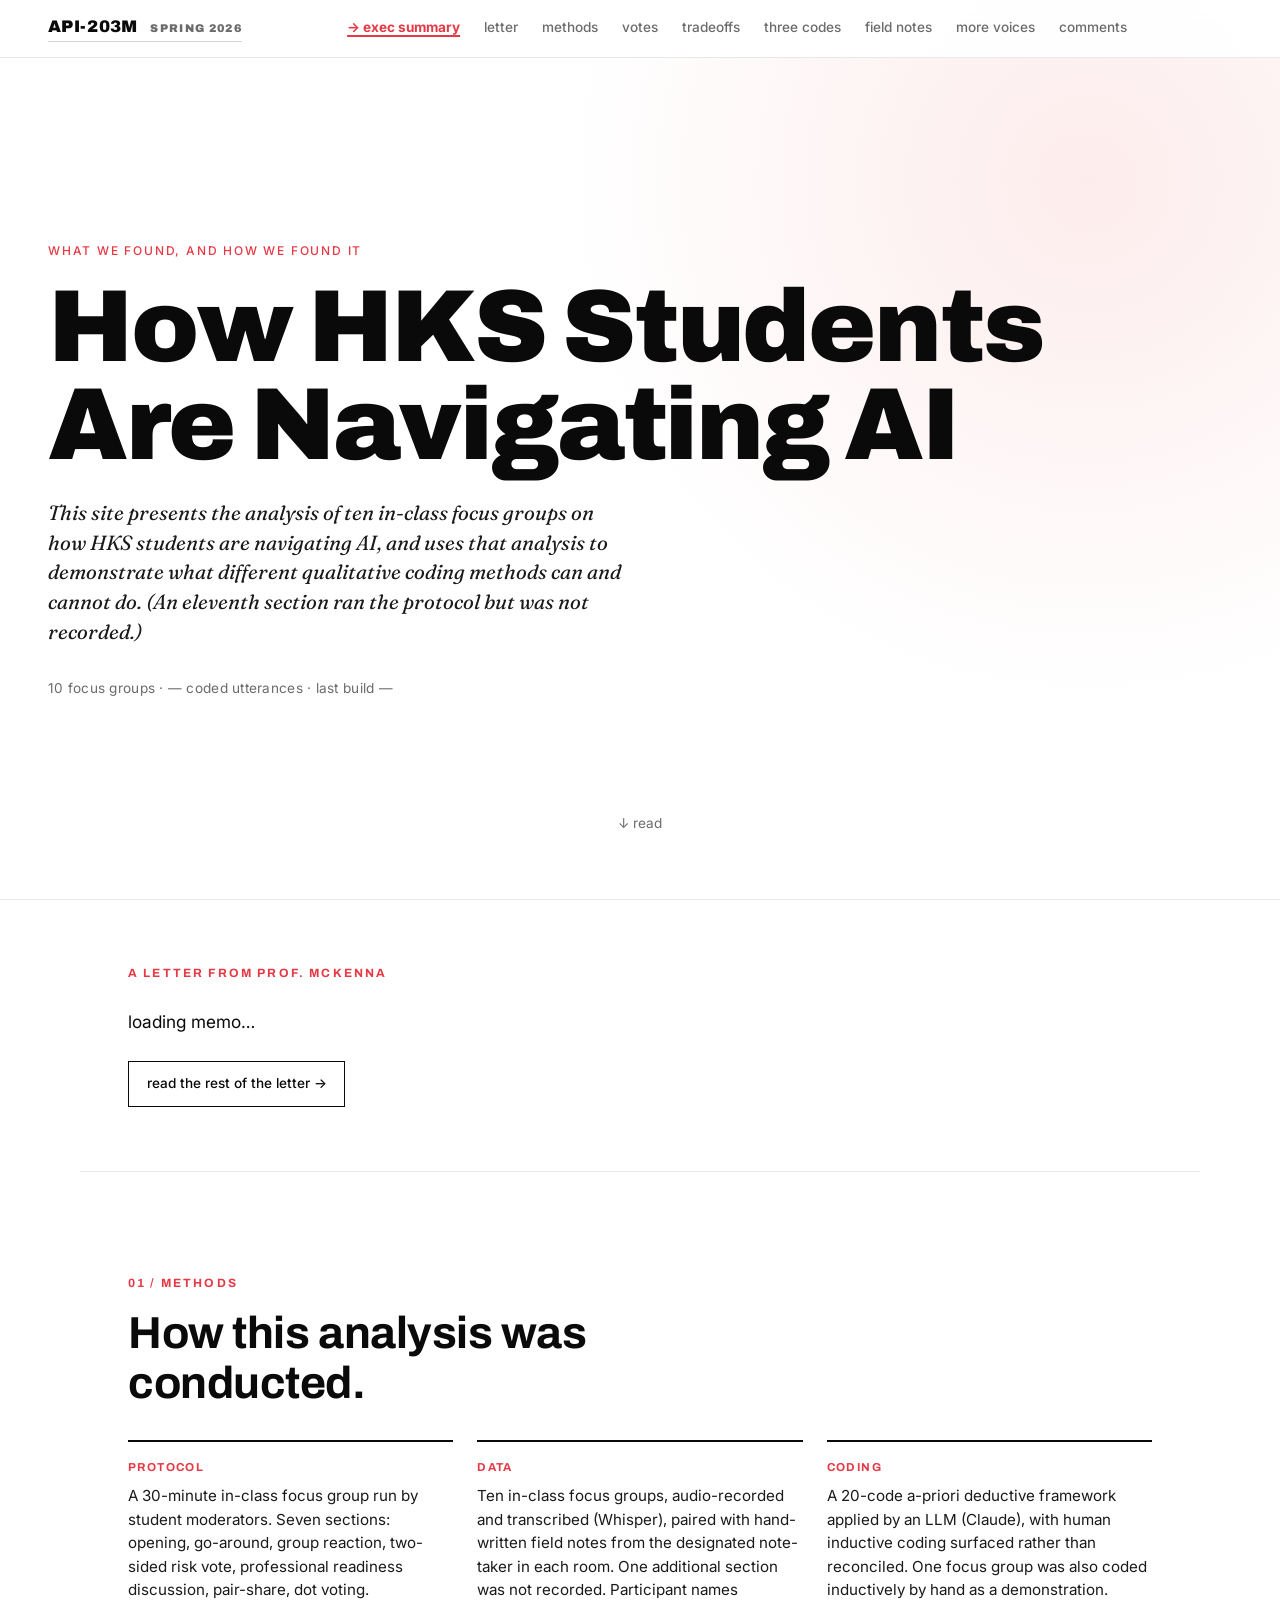
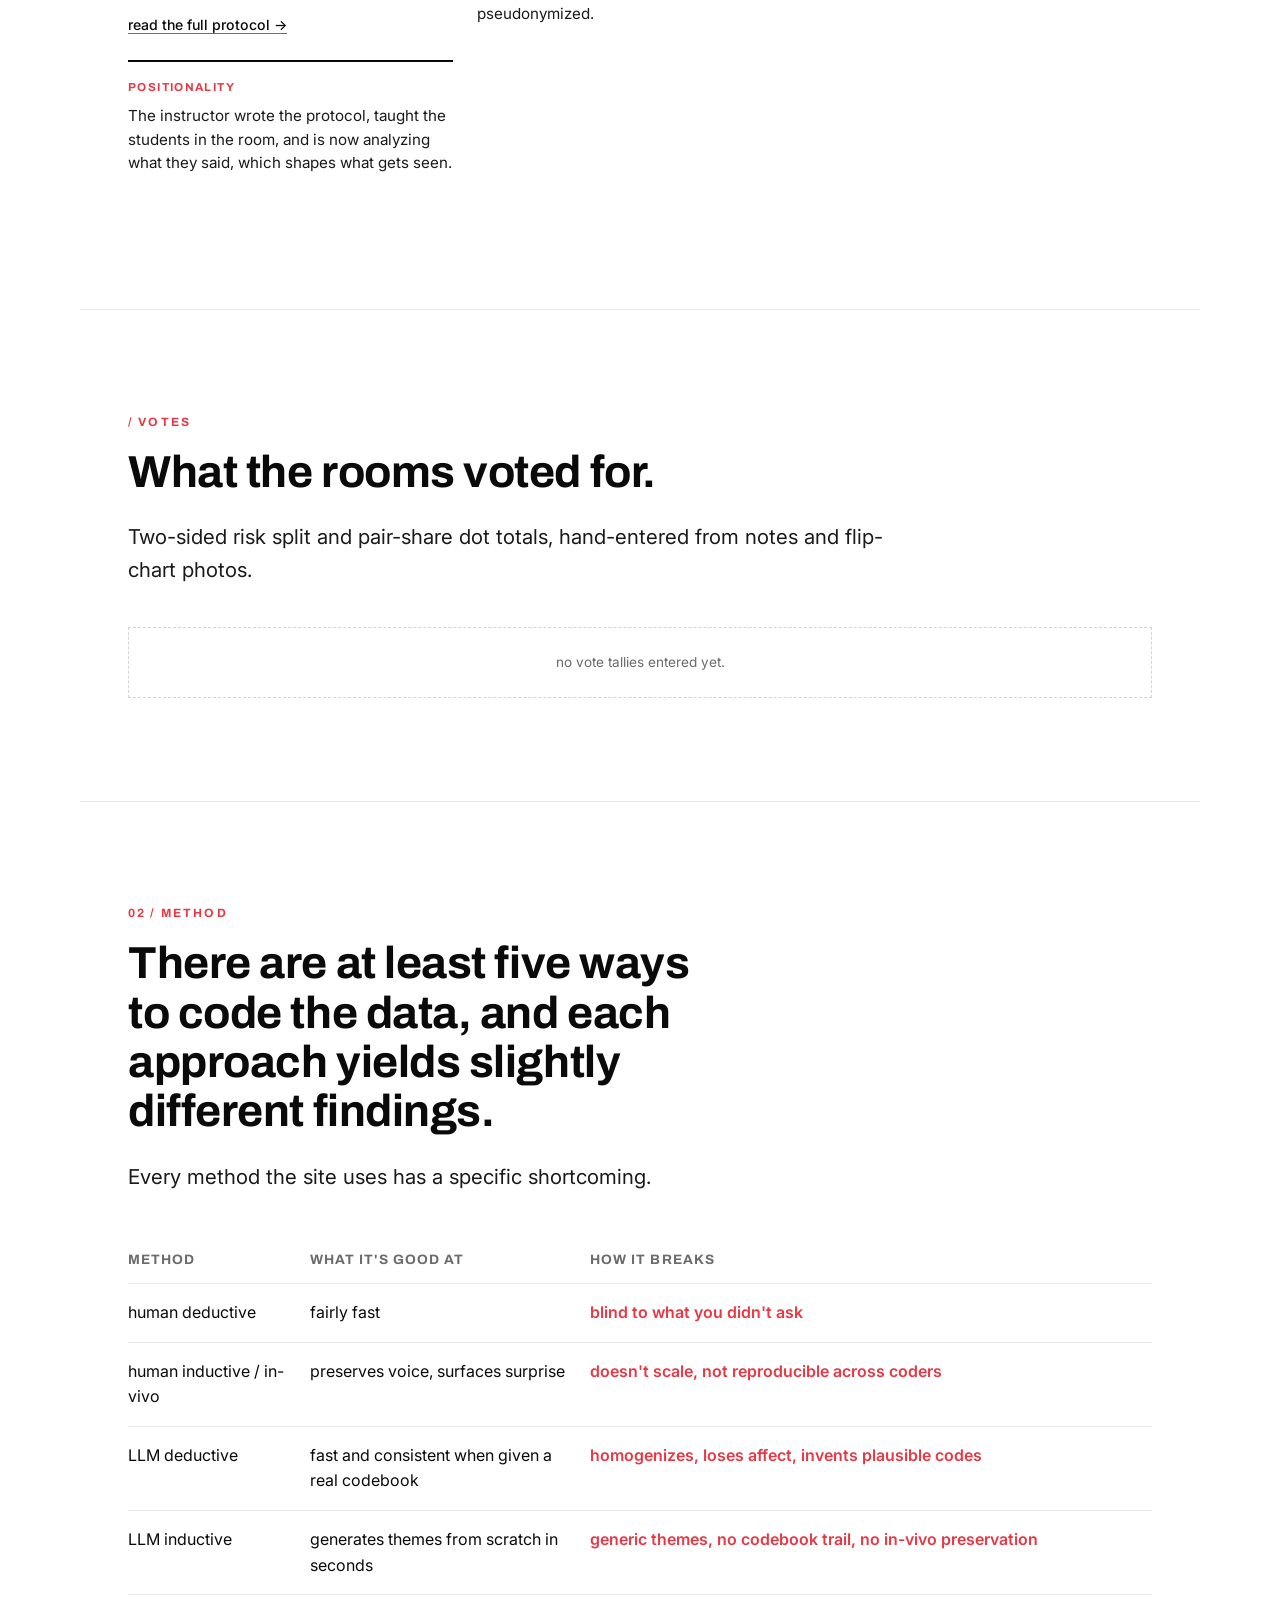
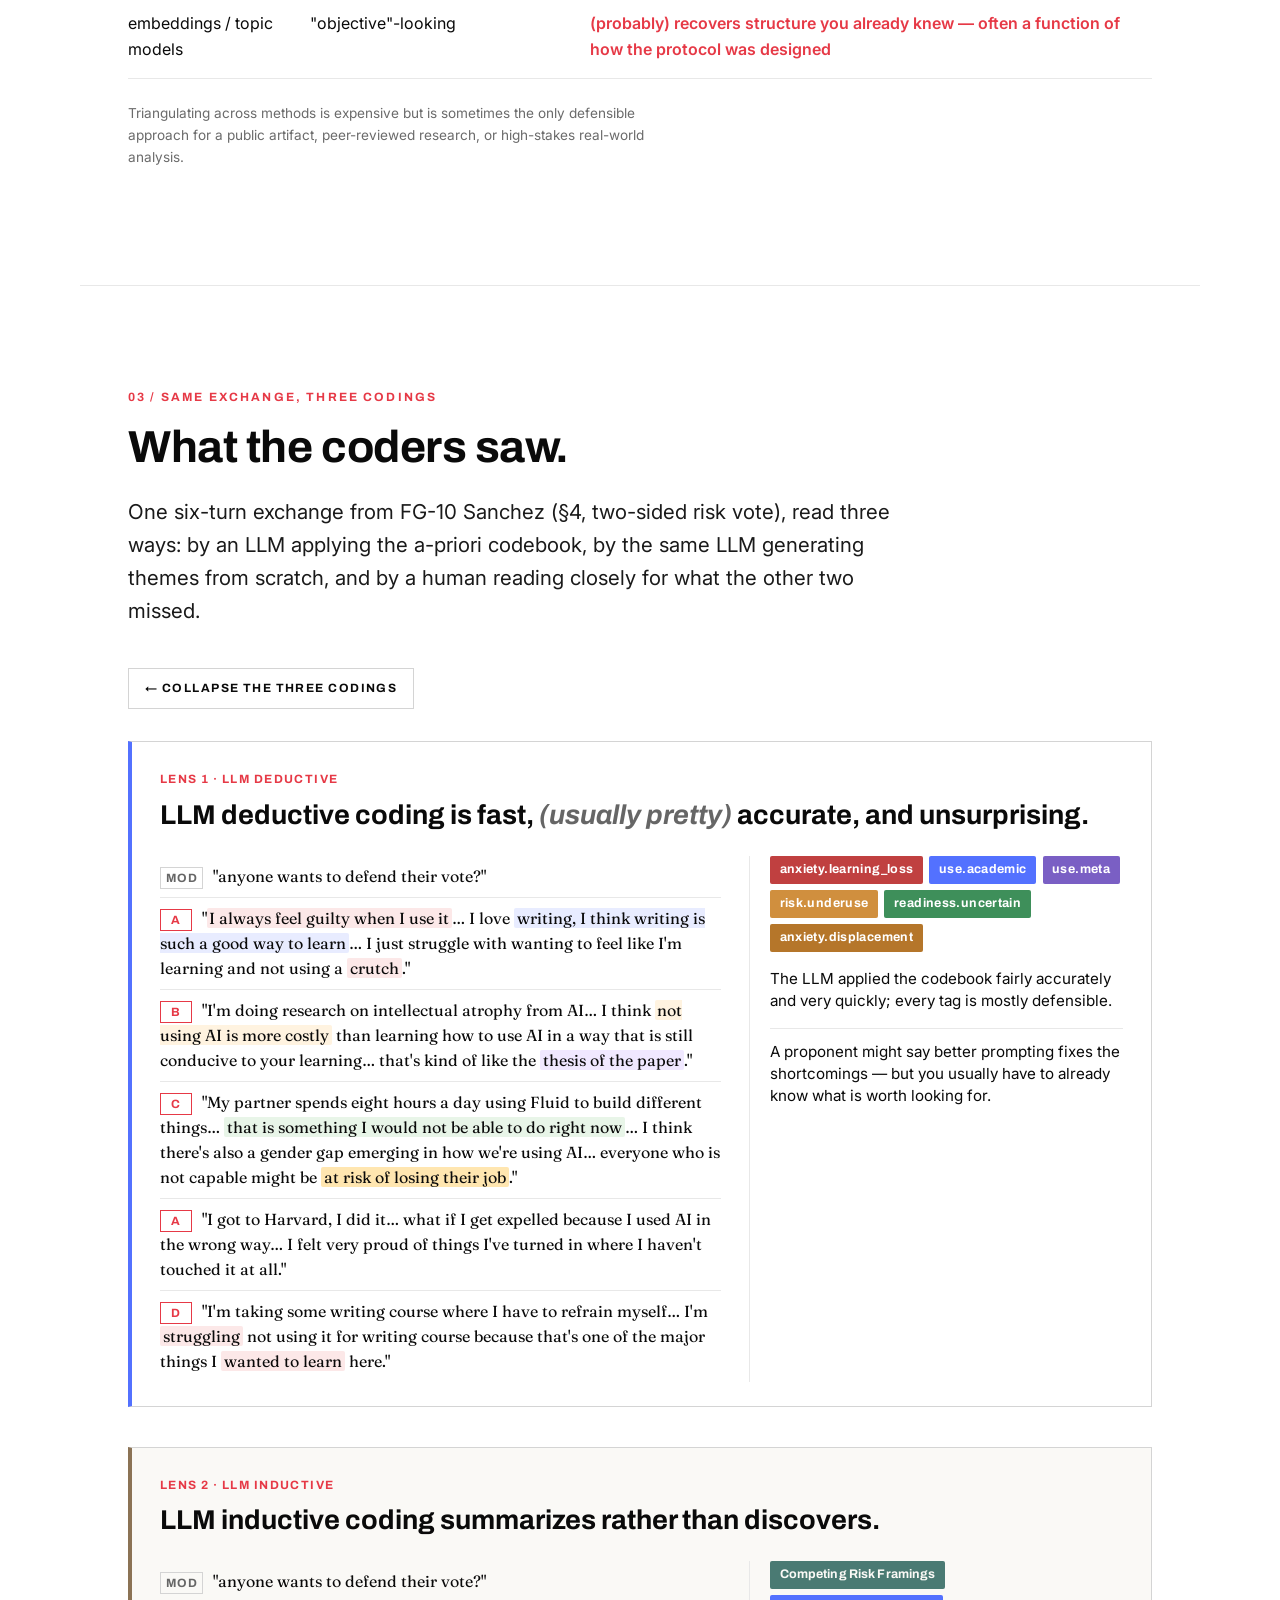
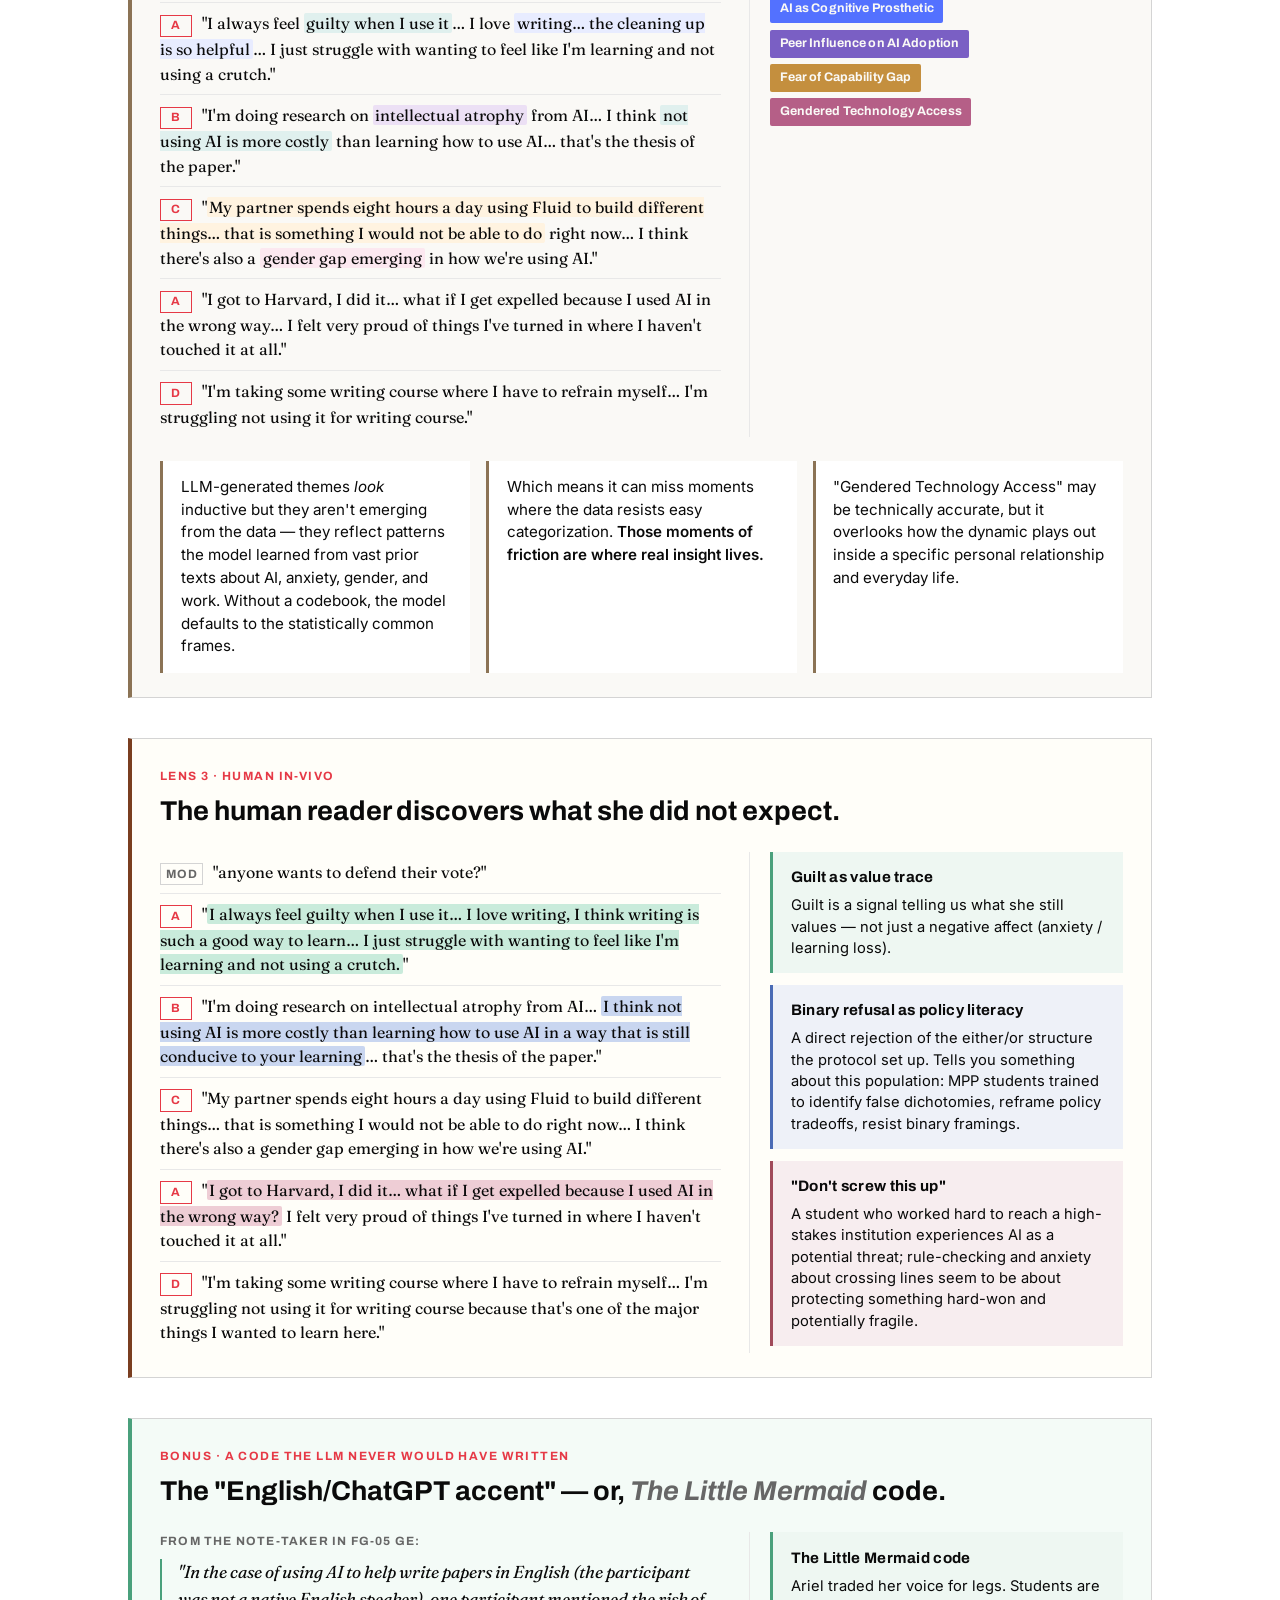
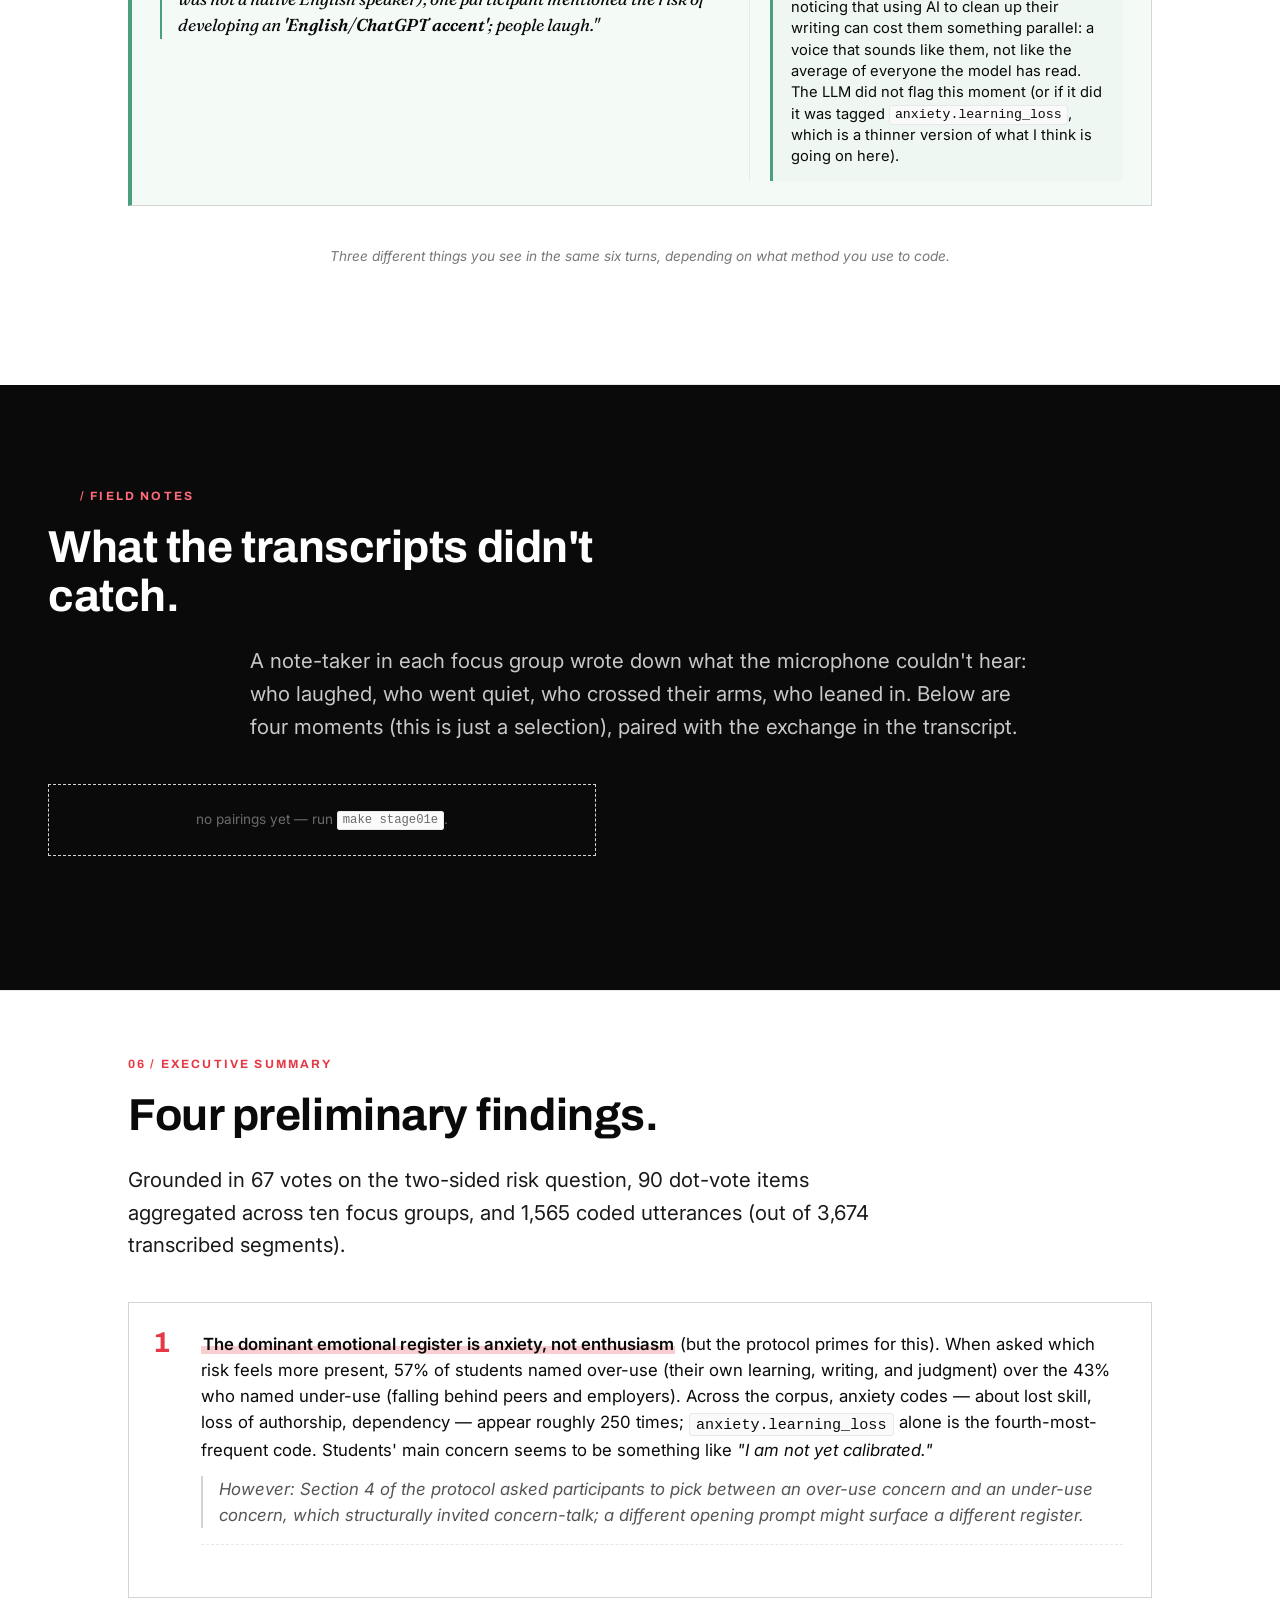
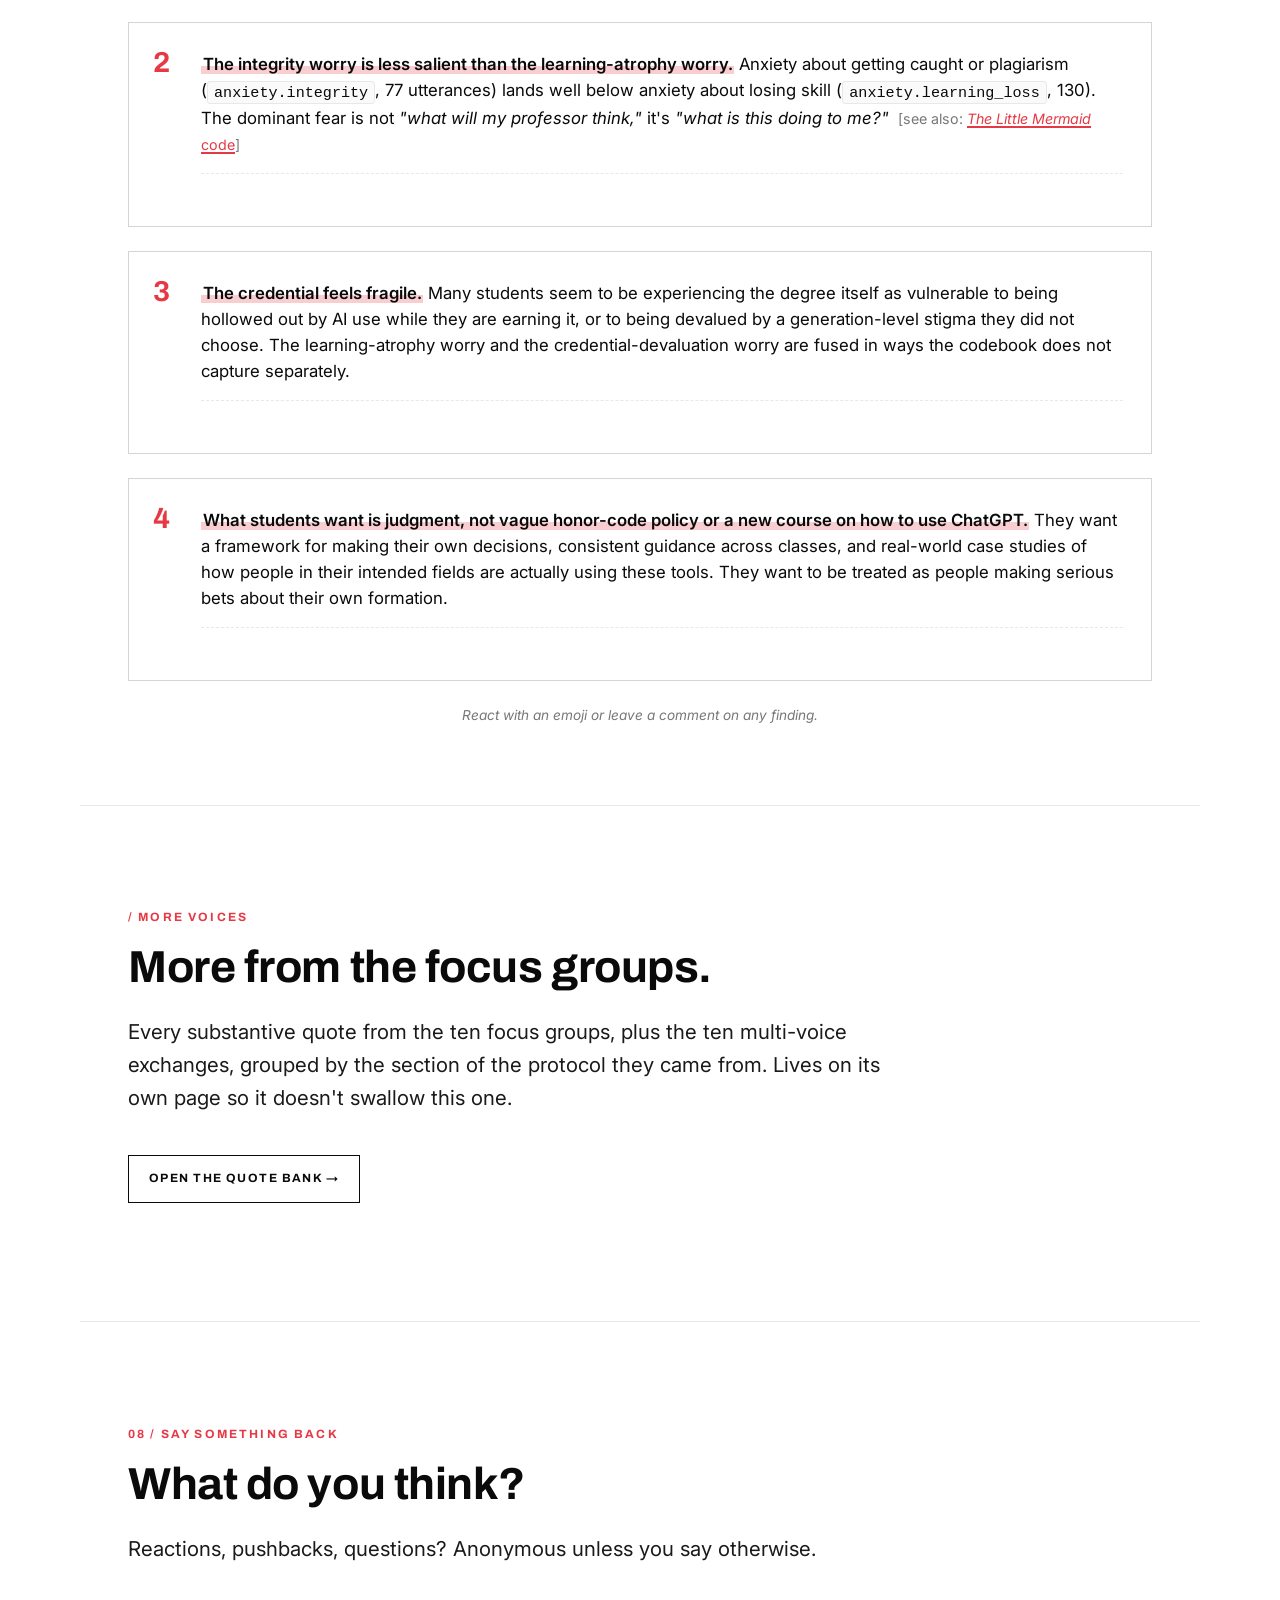
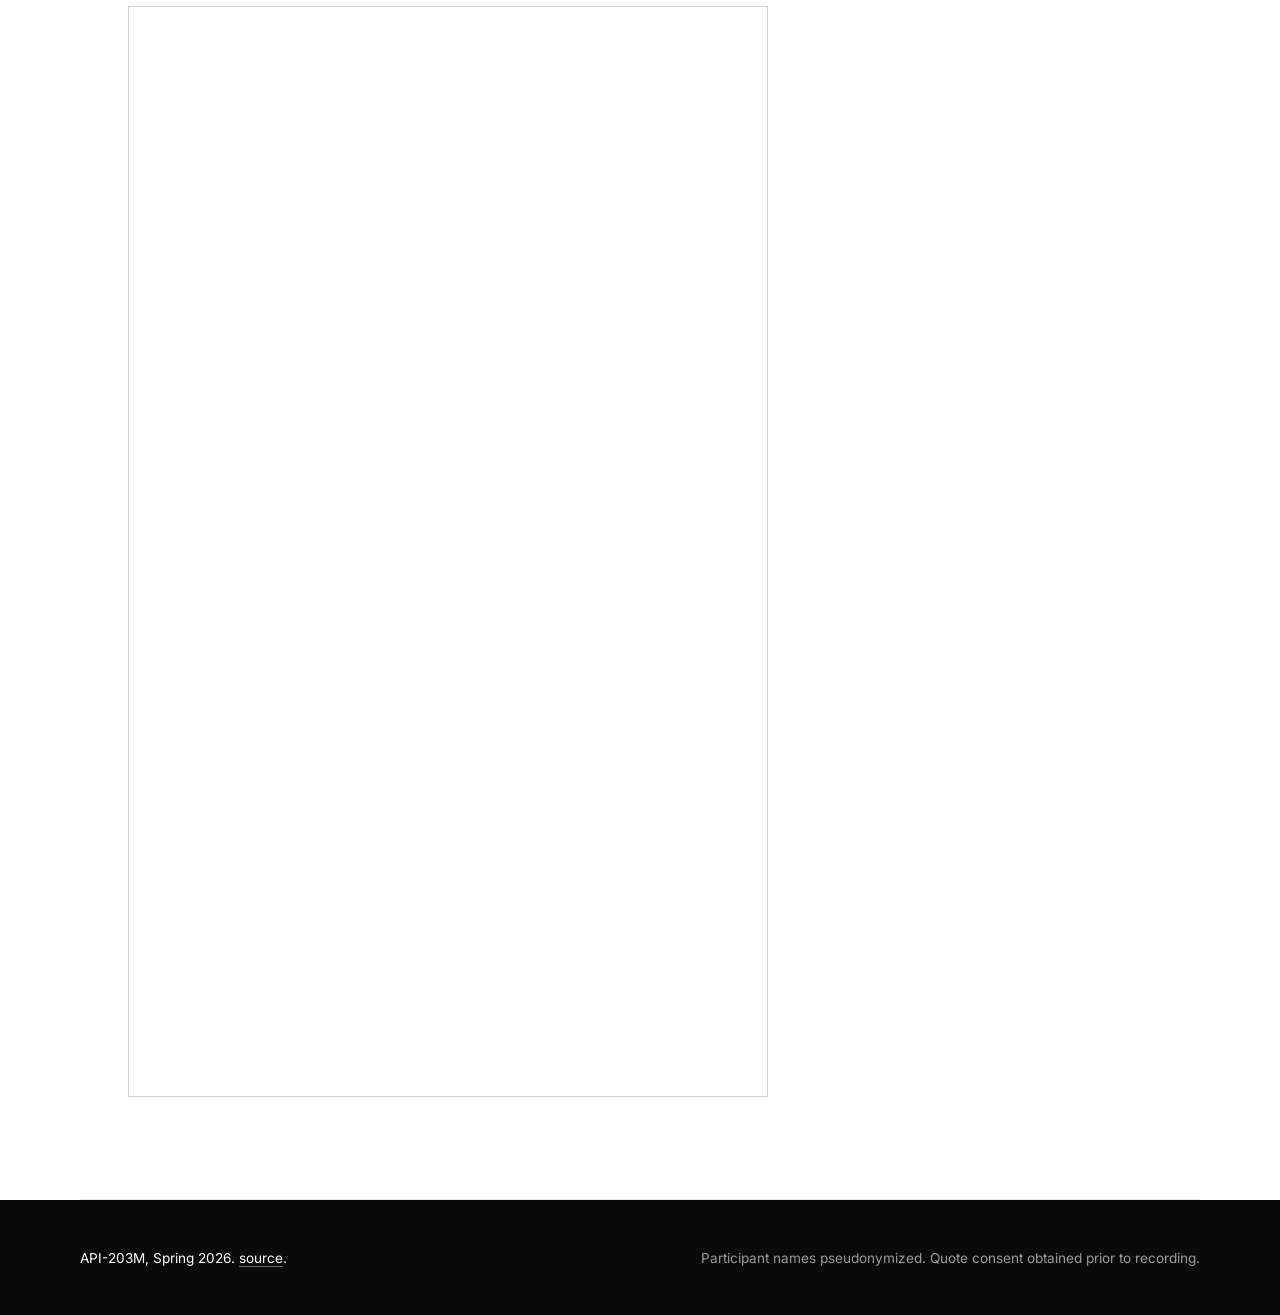
<file: index.html>
<!doctype html>
<html lang="en">
<head>
  <meta charset="utf-8">
  <meta name="viewport" content="width=device-width, initial-scale=1">
  <title>How HKS Students Are Navigating AI: API-203M Focus Groups (Spring 2026)</title>
  <meta name="description" content="A qualitative analysis of an in-class focus group on how HKS students are navigating AI.">

  <!-- Fonts: Archivo (display) + Inter (body) + Fraunces (pull quotes). Archivo/Inter = clean Bauhaus; Fraunces = editorial quotes. -->
  <link rel="preconnect" href="https://fonts.googleapis.com">
  <link rel="preconnect" href="https://fonts.gstatic.com" crossorigin>
  <link href="https://fonts.googleapis.com/css2?family=Archivo:wght@500;700;900&family=Inter:wght@300;400;500;600&family=Fraunces:opsz,wght@9..144,400;9..144,500&display=swap" rel="stylesheet">

  <link rel="stylesheet" href="styles.css?v=20260417181333">
</head>
<body>

<header class="site-header">
  <a href="#" class="brand" style="text-decoration: none; color: inherit;">
    <span class="brand-course">API-203M</span>
    <span class="brand-term">SPRING 2026</span>
  </a>
  <nav class="site-nav">
    <a href="#exec-summary" class="nav-cta">→ exec summary</a>
    <a href="#memo">letter</a>
    <a href="#methods-intro">methods</a>
    <a href="#votes">votes</a>
    <a href="#method">tradeoffs</a>
    <a href="#three-codes">three codes</a>
    <a href="#field-notes">field notes</a>
    <a href="#more-voices">more voices</a>
    <a href="#comments">comments</a>
  </nav>
  <div class="auth-slot" id="auth-slot" hidden>
    <button id="signin-btn" class="btn btn-ghost">sign in</button>
  </div>
</header>

<!-- ================================================================
     HERO
================================================================ -->
<section class="hero">
  <div class="hero-inner">
    <div class="hero-meta">What we found, and how we found it</div>
    <h1>How HKS Students<br>Are Navigating AI</h1>
    <p class="hero-lede">
      This site presents the analysis of ten in-class focus groups on
      how HKS students are navigating AI, and uses that analysis to
      demonstrate what different qualitative coding methods can and cannot
      do. (An eleventh section ran the protocol but was not recorded.)
    </p>
    <div class="hero-fg-count">
      <span id="fg-count">10</span> focus groups ·
      <span id="segment-count">—</span> coded utterances ·
      last build <span id="build-time">—</span>
    </div>
  </div>
  <a class="hero-scroll" href="#positionality">↓ read</a>
</section>

<!-- ================================================================
     MEMO — inline full-length letter from the instructor
================================================================ -->
<section id="memo" class="section section-memo">
  <div class="memo-label">a letter from Prof. McKenna</div>
  <article id="memo-intro" class="prose-memo">loading memo…</article>
  <details id="memo-more" class="memo-more">
    <summary><span class="memo-more-open">read the rest of the letter →</span><span class="memo-more-close">← collapse</span></summary>
    <article id="memo-rest" class="prose-memo"></article>
  </details>
</section>

<!-- ================================================================
     METHODS — protocol link + brief positionality note
================================================================ -->
<section id="methods-intro" class="section section-methods-intro">
  <div class="section-label">01 / methods</div>
  <h2>How this analysis was conducted.</h2>
  <div class="methods-grid">
    <div class="methods-item">
      <div class="methods-item-label">protocol</div>
      <div class="methods-item-body">
        A 30-minute in-class focus group run by student moderators. Seven
        sections: opening, go-around, group reaction, two-sided risk vote,
        professional readiness discussion, pair-share, dot voting.
        <div class="methods-item-link">
          <a href="https://docs.google.com/document/d/1_a1uI516qPLVTdj72inWbIG3smbttK0RwyHR7NrbR1w/edit" target="_blank" rel="noopener">read the full protocol →</a>
        </div>
      </div>
    </div>
    <div class="methods-item">
      <div class="methods-item-label">data</div>
      <div class="methods-item-body">
        Ten in-class focus groups, audio-recorded and transcribed
        (Whisper), paired with hand-written field notes from the designated
        note-taker in each room. One additional section was not recorded.
        Participant names pseudonymized.
      </div>
    </div>
    <div class="methods-item">
      <div class="methods-item-label">coding</div>
      <div class="methods-item-body">
        A 20-code a-priori deductive framework applied by an LLM
        (Claude), with human inductive coding surfaced rather than
        reconciled. One focus group was also coded inductively by hand
        as a demonstration.
      </div>
    </div>
    <div class="methods-item">
      <div class="methods-item-label">positionality</div>
      <div class="methods-item-body">
        The instructor wrote the protocol, taught the students in the
        room, and is now analyzing what they said, which shapes what gets
        seen.
      </div>
    </div>
  </div>
</section>

<!-- ================================================================
     DOT VOTES — placed right after methods so numbers ground the page
================================================================ -->
<section id="votes" class="section section-votes">
  <div class="section-label">/ votes</div>
  <h2>What the rooms voted for.</h2>
  <p class="section-lede">
    Two-sided risk split and pair-share dot totals, hand-entered from notes
    and flip-chart photos.
  </p>
  <div id="votes-body" class="votes-body">
    <div class="empty">no vote tallies entered yet.</div>
  </div>
</section>

<!-- ================================================================
     METHOD — tradeoffs table
================================================================ -->
<section id="method" class="section section-method">
  <div class="section-label">02 / method</div>
  <h2>There are at least five ways to code the data, and each approach yields slightly different findings.</h2>
  <p class="section-lede">
    Every method the site uses has a specific shortcoming.
  </p>
  <table class="tradeoffs">
    <thead>
      <tr><th>method</th><th>what it's good at</th><th>how it breaks</th></tr>
    </thead>
    <tbody>
      <tr>
        <td>human deductive</td>
        <td>fairly fast</td>
        <td><strong>blind to what you didn't ask</strong></td>
      </tr>
      <tr>
        <td>human inductive / in-vivo</td>
        <td>preserves voice, surfaces surprise</td>
        <td><strong>doesn't scale, not reproducible across coders</strong></td>
      </tr>
      <tr>
        <td>LLM deductive</td>
        <td>fast and consistent when given a real codebook</td>
        <td><strong>homogenizes, loses affect, invents plausible codes</strong></td>
      </tr>
      <tr>
        <td>LLM inductive</td>
        <td>generates themes from scratch in seconds</td>
        <td><strong>generic themes, no codebook trail, no in-vivo preservation</strong></td>
      </tr>
      <tr>
        <td>embeddings / topic models</td>
        <td>"objective"-looking</td>
        <td><strong>(probably) recovers structure you already knew — often a function of how the protocol was designed</strong></td>
      </tr>
    </tbody>
  </table>
  <p class="footnote">
    Triangulating across methods is expensive but is sometimes the only
    defensible approach for a public artifact, peer-reviewed research, or
    high-stakes real-world analysis.
  </p>
</section>

<!-- ================================================================
     SAME EXCHANGE, THREE CODINGS (ported from class 11 slides 6-8)
================================================================ -->
<section id="three-codes" class="section section-three-codes">
  <div class="section-label">03 / same exchange, three codings</div>
  <h2>What the coders saw.</h2>
  <p class="section-lede">
    One six-turn exchange from FG-10 Sanchez (§4, two-sided risk vote),
    read three ways: by an LLM applying the a-priori codebook, by the
    same LLM generating themes from scratch, and by a human reading
    closely for what the other two missed.
  </p>

  <details class="tc-expander" open>
    <summary>
      <span class="tc-expander-open">← collapse the three codings</span>
      <span class="tc-expander-close">expand the three codings →</span>
    </summary>

  <div class="tc-lens tc-lens-deductive">
    <div class="tc-lens-head">
      <div class="tc-lens-kicker">Lens 1 · LLM deductive</div>
      <h3>LLM deductive coding is fast, <em>(usually pretty)</em> accurate, and unsurprising.</h3>
    </div>
    <div class="tc-lens-body">
      <div class="tc-exchange">
        <p class="tc-turn"><span class="tc-spk tc-spk-mod">MOD</span>"anyone wants to defend their vote?"</p>
        <p class="tc-turn"><span class="tc-spk">A</span>"<span class="hl hl-anxiety">I always feel guilty when I use it</span>… I love <span class="hl hl-academic">writing, I think writing is such a good way to learn</span>… I just struggle with wanting to feel like I'm learning and not using a <span class="hl hl-anxiety">crutch</span>."</p>
        <p class="tc-turn"><span class="tc-spk">B</span>"I'm doing research on intellectual atrophy from AI… I think <span class="hl hl-underuse">not using AI is more costly</span> than learning how to use AI in a way that is still conducive to your learning… that's kind of like the <span class="hl hl-meta">thesis of the paper</span>."</p>
        <p class="tc-turn"><span class="tc-spk">C</span>"My partner spends eight hours a day using Fluid to build different things… <span class="hl hl-uncertain">that is something I would not be able to do right now</span>… I think there's also a gender gap emerging in how we're using AI… everyone who is not capable might be <span class="hl hl-displacement">at risk of losing their job</span>."</p>
        <p class="tc-turn"><span class="tc-spk">A</span>"I got to Harvard, I did it… what if I get expelled because I used AI in the wrong way… I felt very proud of things I've turned in where I haven't touched it at all."</p>
        <p class="tc-turn"><span class="tc-spk">D</span>"I'm taking some writing course where I have to refrain myself… I'm <span class="hl hl-anxiety">struggling</span> not using it for writing course because that's one of the major things I <span class="hl hl-anxiety">wanted to learn</span> here."</p>
      </div>
      <aside class="tc-margin">
        <div class="tc-pills">
          <span class="tc-pill tc-pill-anxiety">anxiety.learning_loss</span>
          <span class="tc-pill tc-pill-academic">use.academic</span>
          <span class="tc-pill tc-pill-meta">use.meta</span>
          <span class="tc-pill tc-pill-underuse">risk.underuse</span>
          <span class="tc-pill tc-pill-uncertain">readiness.uncertain</span>
          <span class="tc-pill tc-pill-displacement">anxiety.displacement</span>
        </div>
        <p class="tc-annotation">
          The LLM applied the codebook fairly accurately and very quickly;
          every tag is mostly defensible.
        </p>
        <p class="tc-annotation">
          A proponent might say better prompting fixes the shortcomings
          — but you usually have to already know what is worth looking
          for.
        </p>
      </aside>
    </div>
  </div>

  <div class="tc-lens tc-lens-inductive">
    <div class="tc-lens-head">
      <div class="tc-lens-kicker">Lens 2 · LLM inductive</div>
      <h3>LLM inductive coding summarizes rather than discovers.</h3>
    </div>
    <div class="tc-lens-body">
      <div class="tc-exchange">
        <p class="tc-turn"><span class="tc-spk tc-spk-mod">MOD</span>"anyone wants to defend their vote?"</p>
        <p class="tc-turn"><span class="tc-spk">A</span>"I always feel <span class="hl hl-risk-framing">guilty when I use it</span>… I love <span class="hl hl-prosthetic">writing… the cleaning up is so helpful</span>… I just struggle with wanting to feel like I'm learning and not using a crutch."</p>
        <p class="tc-turn"><span class="tc-spk">B</span>"I'm doing research on <span class="hl hl-peer">intellectual atrophy</span> from AI… I think <span class="hl hl-risk-framing">not using AI is more costly</span> than learning how to use AI… that's the thesis of the paper."</p>
        <p class="tc-turn"><span class="tc-spk">C</span>"<span class="hl hl-gap">My partner spends eight hours a day using Fluid to build different things… that is something I would not be able to do</span> right now… I think there's also a <span class="hl hl-gender">gender gap emerging</span> in how we're using AI."</p>
        <p class="tc-turn"><span class="tc-spk">A</span>"I got to Harvard, I did it… what if I get expelled because I used AI in the wrong way… I felt very proud of things I've turned in where I haven't touched it at all."</p>
        <p class="tc-turn"><span class="tc-spk">D</span>"I'm taking some writing course where I have to refrain myself… I'm struggling not using it for writing course."</p>
      </div>
      <aside class="tc-margin">
        <div class="tc-pills">
          <span class="tc-pill tc-pill-ind tc-pill-risk-framing">Competing Risk Framings</span>
          <span class="tc-pill tc-pill-ind tc-pill-prosthetic">AI as Cognitive Prosthetic</span>
          <span class="tc-pill tc-pill-ind tc-pill-peer">Peer Influence on AI Adoption</span>
          <span class="tc-pill tc-pill-ind tc-pill-gap">Fear of Capability Gap</span>
          <span class="tc-pill tc-pill-ind tc-pill-gender">Gendered Technology Access</span>
        </div>
      </aside>
    </div>
    <div class="tc-callouts">
      <div class="tc-callout">
        LLM-generated themes <em>look</em> inductive but they aren't
        emerging from the data — they reflect patterns the model learned
        from vast prior texts about AI, anxiety, gender, and work.
        Without a codebook, the model defaults to the statistically
        common frames.
      </div>
      <div class="tc-callout">
        Which means it can miss moments where the data resists easy
        categorization. <strong>Those moments of friction are where real
        insight lives.</strong>
      </div>
      <div class="tc-callout">
        "Gendered Technology Access" may be technically accurate, but it
        overlooks how the dynamic plays out inside a specific personal
        relationship and everyday life.
      </div>
    </div>
  </div>

  <div class="tc-lens tc-lens-invivo">
    <div class="tc-lens-head">
      <div class="tc-lens-kicker">Lens 3 · Human in-vivo</div>
      <h3>The human reader discovers what she did not expect.</h3>
    </div>
    <div class="tc-lens-body">
      <div class="tc-exchange">
        <p class="tc-turn"><span class="tc-spk tc-spk-mod">MOD</span>"anyone wants to defend their vote?"</p>
        <p class="tc-turn"><span class="tc-spk">A</span>"<span class="hl hl-emerald">I always feel guilty when I use it… I love writing, I think writing is such a good way to learn… I just struggle with wanting to feel like I'm learning and not using a crutch.</span>"</p>
        <p class="tc-turn"><span class="tc-spk">B</span>"I'm doing research on intellectual atrophy from AI… <span class="hl hl-sapphire">I think not using AI is more costly than learning how to use AI in a way that is still conducive to your learning</span>… that's the thesis of the paper."</p>
        <p class="tc-turn"><span class="tc-spk">C</span>"My partner spends eight hours a day using Fluid to build different things… that is something I would not be able to do right now… I think there's also a gender gap emerging in how we're using AI."</p>
        <p class="tc-turn"><span class="tc-spk">A</span>"<span class="hl hl-garnet">I got to Harvard, I did it… what if I get expelled because I used AI in the wrong way?</span> I felt very proud of things I've turned in where I haven't touched it at all."</p>
        <p class="tc-turn"><span class="tc-spk">D</span>"I'm taking some writing course where I have to refrain myself… I'm struggling not using it for writing course because that's one of the major things I wanted to learn here."</p>
      </div>
      <aside class="tc-margin tc-invivo-cards">
        <div class="tc-invivo-card tc-invivo-emerald">
          <p class="tc-invivo-head">Guilt as value trace</p>
          <p class="tc-invivo-body">Guilt is a signal telling us what she still values — not just a negative affect (anxiety / learning loss).</p>
        </div>
        <div class="tc-invivo-card tc-invivo-sapphire">
          <p class="tc-invivo-head">Binary refusal as policy literacy</p>
          <p class="tc-invivo-body">A direct rejection of the either/or structure the protocol set up. Tells you something about this population: MPP students trained to identify false dichotomies, reframe policy tradeoffs, resist binary framings.</p>
        </div>
        <div class="tc-invivo-card tc-invivo-garnet">
          <p class="tc-invivo-head">"Don't screw this up"</p>
          <p class="tc-invivo-body">A student who worked hard to reach a high-stakes institution experiences AI as a potential threat; rule-checking and anxiety about crossing lines seem to be about protecting something hard-won and potentially fragile.</p>
        </div>
      </aside>
    </div>
  </div>

  <div id="little-mermaid" class="tc-lens tc-lens-bonus">
    <div class="tc-lens-head">
      <div class="tc-lens-kicker">Bonus · a code the LLM never would have written</div>
      <h3>The "English/ChatGPT accent" — or, <em>The Little Mermaid</em> code.</h3>
    </div>
    <div class="tc-lens-body tc-lens-body-full">
      <div class="tc-exchange">
        <p class="tc-note-lede">From the note-taker in FG-05 Ge:</p>
        <blockquote class="tc-note-quote">
          "In the case of using AI to help write papers in English (the
          participant was not a native English speaker), one participant
          mentioned the risk of developing an <strong>'English/ChatGPT
          accent'</strong>; people laugh."
        </blockquote>
      </div>
      <aside class="tc-margin">
        <div class="tc-invivo-card tc-invivo-emerald">
          <p class="tc-invivo-head">The Little Mermaid code</p>
          <p class="tc-invivo-body">
            Ariel traded her voice for legs. Students are noticing that
            using AI to clean up their writing can cost them something
            parallel: a voice that sounds like them, not like the
            average of everyone the model has read. The LLM did not
            flag this moment (or if it did it was tagged
            <code>anxiety.learning_loss</code>, which is a thinner
            version of what I think is going on here).
          </p>
        </div>
      </aside>
    </div>
  </div>

  </details>

  <p class="tc-foot">
    Three different things you see in the same six turns, depending on
    what method you use to code.
  </p>
</section>

<!-- ================================================================
     FIELD NOTES — note-taker observations paired with transcript moments
================================================================ -->
<section id="field-notes" class="section section-field-notes">
  <div class="section-label">/ field notes</div>
  <h2>What the transcripts didn't catch.</h2>
  <p class="section-lede">
    A note-taker in each focus group wrote down what the microphone
    couldn't hear: who laughed, who went quiet, who crossed their arms,
    who leaned in. Below are four moments (this is just a selection),
    paired with the exchange in the transcript.
  </p>
  <div id="field-pairings" class="field-pairings">
    <div class="empty">no pairings yet — run <code>make stage01e</code>.</div>
  </div>
</section>

<!-- ================================================================
     THEMES (from inductive demo + deductive aggregate)
================================================================ -->
<!-- ================================================================
     EXECUTIVE SUMMARY placeholder (replaces themes + exchanges sections)
================================================================ -->
<section id="exec-summary" class="section section-exec-summary">
  <div class="section-label">06 / executive summary</div>
  <h2>Four preliminary findings.</h2>
  <p class="section-lede">
    Grounded in 67 votes on the two-sided risk question, 90 dot-vote items
    aggregated across ten focus groups, and 1,565 coded utterances (out
    of 3,674 transcribed segments).
  </p>

  <ol class="exec-findings">

    <li class="exec-finding" data-finding="dominant-anxiety">
      <p>
        <strong>The dominant emotional register is anxiety, not enthusiasm</strong>
        (but the protocol primes for this). When asked which risk feels more
        present, 57% of students named over-use (their own learning, writing,
        and judgment) over the 43% who named under-use (falling behind peers
        and employers). Across the corpus, anxiety codes — about lost skill,
        loss of authorship, dependency — appear roughly 250 times;
        <code>anxiety.learning_loss</code> alone is the fourth-most-frequent
        code. Students' main concern seems to be something like
        <em>"I am not yet calibrated."</em>
      </p>
      <p class="exec-caveat">
        However: Section 4 of the protocol asked participants to pick
        between an over-use concern and an under-use concern, which
        structurally invited concern-talk; a different opening prompt
        might surface a different register.
      </p>
      <div class="emoji-bar" data-target="dominant-anxiety"></div>
      <div class="finding-comments" data-finding-target="dominant-anxiety"></div>
    </li>

    <li class="exec-finding" data-finding="integrity-vs-atrophy">
      <p>
        <strong>The integrity worry is less salient than the learning-atrophy worry.</strong>
        Anxiety about getting caught or plagiarism
        (<code>anxiety.integrity</code>, 77 utterances) lands well below
        anxiety about losing skill (<code>anxiety.learning_loss</code>, 130).
        The dominant fear is not <em>"what will my professor think,"</em>
        it's <em>"what is this doing to me?"</em>
        <span class="exec-aside">[see also: <a href="#little-mermaid"><em>The Little Mermaid</em> code</a>]</span>
      </p>
      <div class="emoji-bar" data-target="integrity-vs-atrophy"></div>
      <div class="finding-comments" data-finding-target="integrity-vs-atrophy"></div>
    </li>

    <li class="exec-finding" data-finding="credential-fragile">
      <p>
        <strong>The credential feels fragile.</strong>
        Many students seem to be experiencing the degree itself as
        vulnerable to being hollowed out by AI use while they are earning
        it, or to being devalued by a generation-level stigma they did not
        choose. The learning-atrophy worry and the credential-devaluation
        worry are fused in ways the codebook does not capture separately.
      </p>
      <div class="emoji-bar" data-target="credential-fragile"></div>
      <div class="finding-comments" data-finding-target="credential-fragile"></div>
    </li>

    <li class="exec-finding" data-finding="what-students-want">
      <p>
        <strong>What students want is judgment, not vague honor-code policy or a new course on how to use ChatGPT.</strong>
        They want a framework for making their own decisions, consistent
        guidance across classes, and real-world case studies of how people
        in their intended fields are actually using these tools. They want
        to be treated as people making serious bets about their own
        formation.
      </p>
      <div class="emoji-bar" data-target="what-students-want"></div>
      <div class="finding-comments" data-finding-target="what-students-want"></div>
    </li>

  </ol>

  <p class="exec-foot">
    React with an emoji or leave a comment on any finding.
  </p>
</section>

<!-- ================================================================
     MORE VOICES — good quotes that didn't make the curated sections
================================================================ -->
<section id="more-voices" class="section section-more-voices">
  <div class="section-label">/ more voices</div>
  <h2>More from the focus groups.</h2>
  <p class="section-lede">
    Every substantive quote from the ten focus groups, plus the ten
    multi-voice exchanges, grouped by the section of the protocol they
    came from. Lives on its own page so it doesn't swallow this one.
  </p>
  <p class="more-voices-cta">
    <a class="more-voices-link" href="quotes.html">
      Open the quote bank →
    </a>
  </p>
</section>

<!-- ================================================================
     COMMENTS
================================================================ -->
<section id="comments" class="section section-comments">
  <div class="section-label">08 / say something back</div>
  <h2>What do you think?</h2>
  <p class="section-lede">
    Reactions, pushbacks, questions? Anonymous unless you say otherwise.
  </p>
  <div class="form-embed">
    <iframe src="https://docs.google.com/forms/d/e/1FAIpQLSe85ecubHKdQOpPUslC1VwzJcNbXeyuLmRRCdbutqxmgFbuFw/viewform?embedded=true" width="640" height="1091" frameborder="0" marginheight="0" marginwidth="0" loading="lazy">Loading…</iframe>
  </div>
</section>

<footer class="site-footer">
  <div class="footer-inner">
    <div>API-203M, Spring 2026. <a href="https://github.com/lizmckenna/api-203m-fg-site">source</a>.</div>
    <div class="footer-note">
      Participant names pseudonymized. Quote consent obtained prior to recording.
    </div>
  </div>
</footer>

<!-- Auth modal -->
<dialog id="auth-dialog" class="auth-dialog">
  <form id="auth-form" method="dialog">
    <h3>sign in with your Harvard email</h3>
    <p class="dialog-lede">
      We send a one-time magic link; your email is not shown to anyone.
    </p>
    <label>
      <span>email</span>
      <input type="email" name="email" required placeholder="you@hks.harvard.edu">
    </label>
    <div class="dialog-actions">
      <button type="button" value="cancel" onclick="document.getElementById('auth-dialog').close()">cancel</button>
      <button type="submit" class="btn-primary">send link</button>
    </div>
    <p id="auth-error" class="auth-error"></p>
  </form>
</dialog>

<!-- Profile setup modal -->
<dialog id="profile-dialog" class="auth-dialog">
  <form id="profile-form" method="dialog">
    <h3>one quick thing</h3>
    <p class="dialog-lede">
      So we can show you the readership mix without showing your name.
    </p>
    <label>
      <span>role</span>
      <select name="role" required>
        <option value="">—</option>
        <option value="student">student</option>
        <option value="staff">staff</option>
        <option value="faculty">faculty</option>
        <option value="other">other</option>
      </select>
    </label>
    <label>
      <span>program <small>(students only)</small></span>
      <input type="text" name="program" placeholder="MPP / MPA / MPA-ID / PhD / other">
    </label>
    <label>
      <span>grad year <small>(students only)</small></span>
      <input type="number" name="grad_year" min="2024" max="2035">
    </label>
    <label>
      <span>display name <small>(optional — leave blank to stay anonymous)</small></span>
      <input type="text" name="display_name" maxlength="40" placeholder="">
    </label>
    <div class="dialog-actions">
      <button type="submit" class="btn-primary">save</button>
    </div>
  </form>
</dialog>

<script type="module" src="app.js?v=20260417181333"></script>
</body>
</html>
</file>
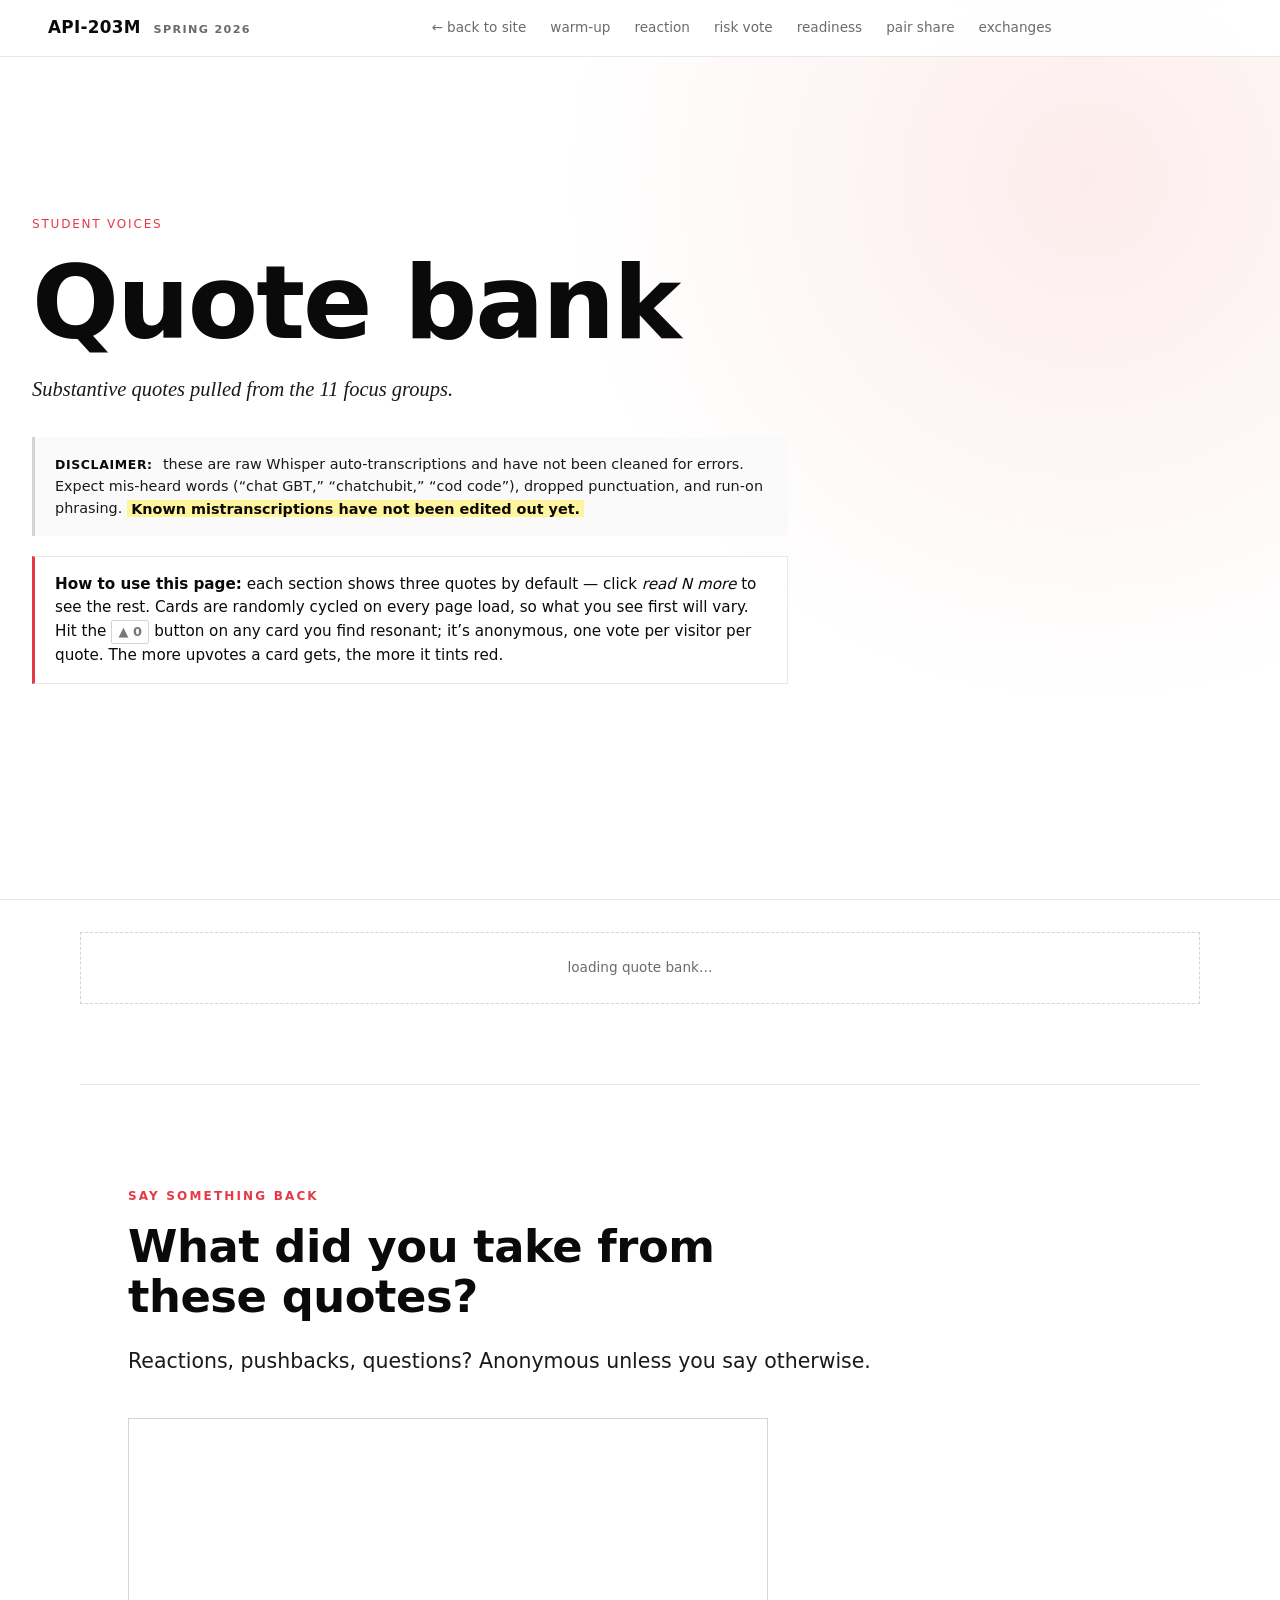
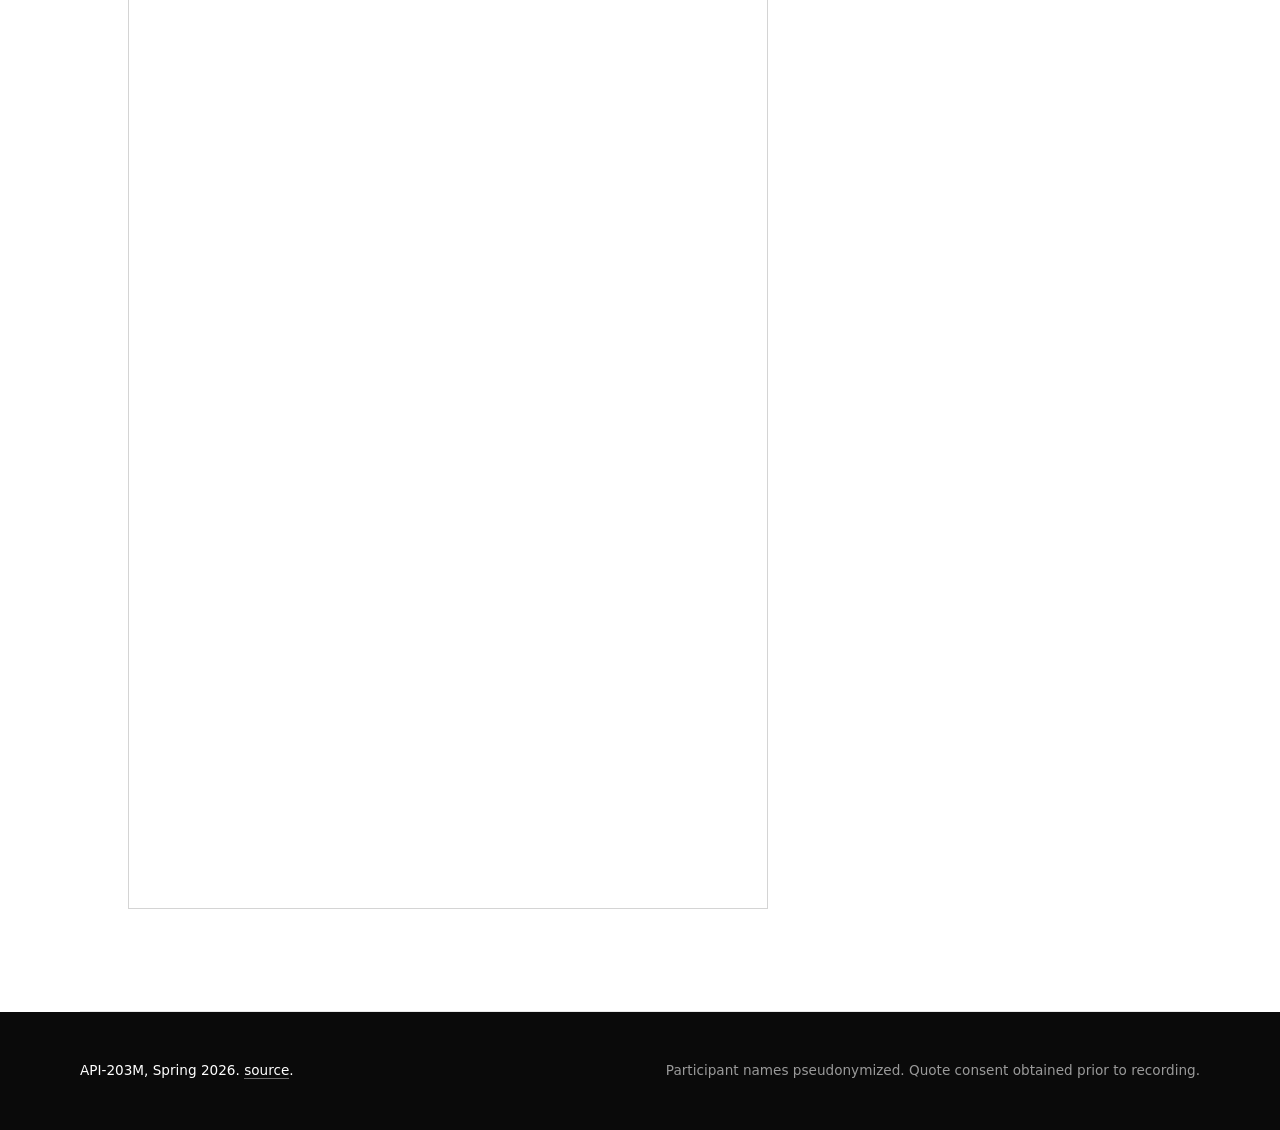
<file: quotes.html>
<!DOCTYPE html>
<html lang="en">
<head>
  <meta charset="UTF-8">
  <title>Quote bank — API-203M</title>
  <meta name="viewport" content="width=device-width, initial-scale=1.0">
  <link rel="stylesheet" href="styles.css?v=20260414201800">
</head>
<body>

<header class="site-header">
  <div class="brand">
    <span class="brand-course">API-203M</span>
    <span class="brand-term">SPRING 2026</span>
  </div>
  <nav class="site-nav">
    <a href="index.html">← back to site</a>
    <a href="#s2_warmup_goaround">warm-up</a>
    <a href="#s3_warmup_reaction">reaction</a>
    <a href="#s4_two_sided_risk">risk vote</a>
    <a href="#s5_professional_readiness">readiness</a>
    <a href="#s6_pair_share">pair share</a>
    <a href="#exchanges">exchanges</a>
  </nav>
</header>

<section class="hero hero-compact qb-hero">
  <div class="hero-inner qb-hero-inner">
    <div class="hero-meta">Student voices</div>
    <h1 class="qb-hero-title">Quote bank</h1>
    <p class="hero-lede">
      Substantive quotes pulled from the 11 focus groups.
      <span id="qb-counts"></span>
    </p>
    <p class="qb-disclaimer">
      <strong>Disclaimer:</strong> these are raw Whisper auto-transcriptions
      and have not been cleaned for errors. Expect mis-heard words
      (&ldquo;chat GBT,&rdquo; &ldquo;chatchubit,&rdquo; &ldquo;cod code&rdquo;),
      dropped punctuation, and run-on phrasing.
      <mark class="qb-warn">Known mistranscriptions have not been edited out yet.</mark>
    </p>
    <p class="qb-howto">
      <strong>How to use this page:</strong> each section shows three quotes by default — click <em>read N more</em> to see the rest. Cards are randomly cycled on every page load, so what you see first will vary. Hit the <span class="qb-howto-vote">▲ 0</span> button on any card you find resonant; it&rsquo;s anonymous, one vote per visitor per quote. The more upvotes a card gets, the more it tints red.
    </p>
  </div>
</section>

<main id="qb-root" class="section qb-root">
  <div class="empty">loading quote bank…</div>
</main>

<section id="qb-react" class="section section-comments">
  <div class="section-label">say something back</div>
  <h2>What did you take from these quotes?</h2>
  <p class="section-lede">
    Reactions, pushbacks, questions? Anonymous unless you say otherwise.
  </p>
  <div class="form-embed">
    <iframe src="https://docs.google.com/forms/d/e/1FAIpQLSe85ecubHKdQOpPUslC1VwzJcNbXeyuLmRRCdbutqxmgFbuFw/viewform?embedded=true" width="640" height="1091" frameborder="0" marginheight="0" marginwidth="0" loading="lazy">Loading…</iframe>
  </div>
</section>

<footer class="site-footer">
  <div class="footer-inner">
    <div>API-203M, Spring 2026. <a href="https://github.com/lizmckenna/api-203m-fg-site">source</a>.</div>
    <div class="footer-note">
      Participant names pseudonymized. Quote consent obtained prior to recording.
    </div>
  </div>
</footer>

<script type="module">
import { createClient } from "https://esm.sh/@supabase/supabase-js@2";
let supabase = null;
try {
  const cfg = await import("./config.js");
  if (cfg.SUPABASE_URL && !cfg.SUPABASE_URL.includes("YOUR-PROJECT")) {
    supabase = createClient(cfg.SUPABASE_URL, cfg.SUPABASE_ANON_KEY);
  }
} catch (e) { /* config.js missing — upvotes degrade to local-only */ }

function getVisitorId() {
  let v = localStorage.getItem("visitor-id");
  if (!v) {
    v = (crypto.randomUUID && crypto.randomUUID()) ||
        ("v_" + Math.random().toString(36).slice(2) + Date.now());
    localStorage.setItem("visitor-id", v);
  }
  return v;
}

const CACHE_BUST = `?v=${Date.now()}`;

function escape(s) {
  if (s == null) return "";
  return String(s)
    .replaceAll("&","&amp;").replaceAll("<","&lt;").replaceAll(">","&gt;")
    .replaceAll('"',"&quot;").replaceAll("'","&#39;");
}

const SECTIONS = [
  { id: "s2_warmup_goaround",       label: "warm-up go-around" },
  { id: "s3_warmup_reaction",       label: "group reaction" },
  { id: "s4_two_sided_risk",        label: "two-sided risk vote" },
  { id: "s5_professional_readiness",label: "professional readiness" },
  { id: "s6_pair_share",            label: "pair share" },
];

async function loadJSON(path) {
  const r = await fetch(path + CACHE_BUST);
  if (!r.ok) return null;
  return r.json();
}

function upvoteHTML(quoteId) {
  return `
    <button type="button" class="qb-upvote" data-quote-id="${escape(quoteId)}" aria-label="Upvote this quote">
      <span class="qb-upvote-arrow" aria-hidden="true">▲</span>
      <span class="qb-upvote-count" data-count="0">0</span>
    </button>`;
}

function quoteCard(q) {
  const topics = (q.topics || []).map(t => `<span class="qb-topic">${escape(t)}</span>`).join("");
  const text = q.cleaned_text || q.raw_text || "";
  return `
    <article class="qb-quote qb-card" data-quote-id="${escape(q.id)}">
      <blockquote class="qb-quote-text">${escape(text)}</blockquote>
      <div class="qb-quote-meta">${topics}</div>
      <div class="qb-card-foot">${upvoteHTML(q.id)}</div>
    </article>`;
}

function exchangeCard(x) {
  const turns = (x.turns || []).map((t, i) => {
    const letter = String.fromCharCode(65 + (i % 6));
    return `<p class="qb-exchange-turn"><span class="qb-exchange-speaker">${letter}</span>${escape(t.text)}</p>`;
  }).join("");
  return `
    <article class="qb-exchange qb-card" data-quote-id="${escape(x.id)}">
      <h3 class="qb-exchange-label">${escape(x.label || "")}</h3>
      <div class="qb-exchange-body">${turns}</div>
      <div class="qb-card-foot">${upvoteHTML(x.id)}</div>
    </article>`;
}

(async () => {
  const [bank, exchanges] = await Promise.all([
    loadJSON("public/data/quote_bank.json"),
    loadJSON("public/data/exchanges.json"),
  ]);

  const root = document.getElementById("qb-root");
  const quotes = (bank && bank.quotes) || [];
  const xs = Array.isArray(exchanges) ? exchanges : [];

  document.getElementById("qb-counts").textContent =
    ` ${quotes.length} quotes · ${xs.length} exchanges.`;

  const bySection = {};
  for (const q of quotes) (bySection[q.section_id] ||= []).push(q);

  // Each section: header always visible, 3 preview cards always visible,
  // a "read N more" link beneath them that toggles the rest.
  const PREVIEW_N = 3;

  // Shuffle items per page load so the 3 preview cards aren't always the
  // first three in source order (which biases toward FG-01).
  const shuffle = (arr) => {
    const a = arr.slice();
    for (let i = a.length - 1; i > 0; i--) {
      const j = Math.floor(Math.random() * (i + 1));
      [a[i], a[j]] = [a[j], a[i]];
    }
    return a;
  };

  const renderSection = ({ id, label, heading, ledeHTML, items, renderItem, wrapClass }) => {
    items = shuffle(items);
    const total = items.length;
    const countLabel = `${total} ${wrapClass === "qb-exchanges" ? "exchange" : "quote"}${total === 1 ? "" : "s"}`;
    const preview = items.slice(0, PREVIEW_N).map(renderItem).join("");
    const rest = items.slice(PREVIEW_N).map(renderItem).join("");
    const remaining = total - PREVIEW_N;
    const expander = remaining > 0 ? `
      <div class="qb-hidden" hidden>
        <div class="${wrapClass}">${rest}</div>
      </div>
      <button type="button" class="qb-read-more" data-remaining="${remaining}">
        read ${remaining} more <span aria-hidden="true">▾</span>
      </button>` : "";
    return `
      <section id="${id}" class="qb-section">
        <div class="qb-section-head">
          <span class="section-label">${escape(label)}</span>
          <span class="qb-section-count">${countLabel}</span>
        </div>
        <h2 class="qb-section-h2">${heading}</h2>
        ${ledeHTML || ""}
        <div class="${wrapClass}">${preview}</div>
        ${expander}
      </section>`;
  };

  const html = [];
  for (const s of SECTIONS) {
    const list = bySection[s.id] || [];
    if (!list.length) continue;
    html.push(renderSection({
      id: s.id,
      label: s.label,
      heading: `From the ${escape(s.label)} section.`,
      items: list,
      renderItem: quoteCard,
      wrapClass: "qb-quotes",
    }));
  }

  if (xs.length) {
    html.push(renderSection({
      id: "exchanges",
      label: "exchanges",
      heading: "When students talked to each other.",
      ledeHTML: `<p class="section-lede">The moments where participants responded directly to each other, not just to the moderator. Different voices are labeled A, B, C, D.</p>`,
      items: xs,
      renderItem: exchangeCard,
      wrapClass: "qb-exchanges",
    }));
  }

  root.innerHTML = html.join("") || `<div class="empty">no quotes found.</div>`;

  // Toggle behavior for "read N more" buttons.
  root.addEventListener("click", (e) => {
    const btn = e.target.closest(".qb-read-more");
    if (!btn) return;
    const hiddenEl = btn.previousElementSibling;
    if (!hiddenEl) return;
    const isHidden = hiddenEl.hasAttribute("hidden");
    if (isHidden) {
      hiddenEl.removeAttribute("hidden");
      btn.innerHTML = `collapse <span aria-hidden="true">▴</span>`;
    } else {
      hiddenEl.setAttribute("hidden", "");
      const remaining = btn.dataset.remaining;
      btn.innerHTML = `read ${remaining} more <span aria-hidden="true">▾</span>`;
    }
  });

  // Deep-link: if the URL has #section-id, scroll to it.
  if (location.hash) {
    const el = document.querySelector(location.hash);
    if (el) el.scrollIntoView({ block: "start" });
  }

  // -------- Upvotes --------
  // Tier shading: 0 = none, 1-4 = light, 5-9 = medium, 10+ = strong.
  function tierClass(n) {
    if (n >= 10) return "qb-tier-3";
    if (n >= 5)  return "qb-tier-2";
    if (n >= 1)  return "qb-tier-1";
    return "";
  }
  function applyVote(card, n, voted) {
    const countEl = card.querySelector(".qb-upvote-count");
    if (countEl) { countEl.dataset.count = n; countEl.textContent = n; }
    card.classList.remove("qb-tier-1","qb-tier-2","qb-tier-3");
    const t = tierClass(n);
    if (t) card.classList.add(t);
    const btn = card.querySelector(".qb-upvote");
    if (btn) btn.classList.toggle("is-voted", !!voted);
  }

  // Hydrate counts from Supabase (or stay at 0s if offline).
  const myVotesKey = "qb-my-votes";
  const myVotes = JSON.parse(localStorage.getItem(myVotesKey) || "{}");
  if (supabase) {
    const { data: counts } = await supabase.from("v_quote_vote_counts").select("*");
    const byId = {};
    if (counts) for (const r of counts) byId[r.quote_id] = r.n;
    document.querySelectorAll(".qb-card").forEach((card) => {
      const id = card.dataset.quoteId;
      applyVote(card, byId[id] || 0, !!myVotes[id]);
    });

    // Replay any local votes not yet on server (e.g. from before backend was wired).
    const visitorId = getVisitorId();
    const localIds = Object.keys(myVotes);
    if (localIds.length) {
      await Promise.all(localIds.map(async (qid) => {
        await supabase.from("quote_votes")
          .insert({ visitor_id: visitorId, quote_id: qid })
          .then(() => {}, () => {}); // ignore unique-constraint dupes
      }));
    }
  } else {
    // Local-only: at least show the visitor's own votes
    document.querySelectorAll(".qb-card").forEach((card) => {
      const id = card.dataset.quoteId;
      if (myVotes[id]) applyVote(card, 1, true);
    });
  }

  // Click handler: toggle vote on/off
  root.addEventListener("click", async (e) => {
    const btn = e.target.closest(".qb-upvote");
    if (!btn) return;
    e.stopPropagation();
    const card = btn.closest(".qb-card");
    const qid = btn.dataset.quoteId;
    const countEl = btn.querySelector(".qb-upvote-count");
    const cur = parseInt(countEl.dataset.count, 10) || 0;
    const wasVoted = !!myVotes[qid];

    if (wasVoted) {
      applyVote(card, Math.max(0, cur - 1), false);
      delete myVotes[qid];
      if (supabase) {
        await supabase.from("quote_votes")
          .delete().eq("visitor_id", getVisitorId()).eq("quote_id", qid);
      }
    } else {
      applyVote(card, cur + 1, true);
      myVotes[qid] = true;
      if (supabase) {
        const { error } = await supabase.from("quote_votes")
          .insert({ visitor_id: getVisitorId(), quote_id: qid });
        if (error && !String(error.code || "").startsWith("23")) {
          console.warn("quote vote insert failed:", error);
        }
      }
    }
    localStorage.setItem(myVotesKey, JSON.stringify(myVotes));
  });
})();
</script>

</body>
</html>
</file>
<file: styles.css>
/* =====================================================================
   API-203M — scroll-site styles
   Inspired by: Swiss Modern (Archivo + Inter + red accent, pure B/W)
                + Fraunces for pull quotes (editorial voice).
   Scroll layout — NOT the frontend-slides 100vh/slide constraint.
   ===================================================================== */

:root {
  /* Palette */
  --ink: #0a0a0a;
  --ink-soft: #1a1a1a;
  --paper: #ffffff;
  --paper-soft: #fafafa;
  --rule: #e8e8e8;
  --rule-strong: #d4d4d4;
  --mute: #6b6b6b;
  --mute-soft: #9a9a9a;
  --accent: #e63946;          /* red accent — Swiss modernist */
  --accent-soft: #fdecec;
  --highlight: #fff4b8;

  /* Type */
  --font-display: "Archivo", system-ui, sans-serif;
  --font-body: "Inter", system-ui, sans-serif;
  --font-quote: "Fraunces", Georgia, serif;

  /* Rhythm */
  --max-w: 1120px;
  --col-w: 680px;              /* reading column */
  --gutter: clamp(1.25rem, 4vw, 3rem);
  --section-pad-y: clamp(4rem, 8vw, 7rem);

  /* Type scale (fluid) */
  --fs-display: clamp(3rem, 8vw, 6.5rem);
  --fs-h2: clamp(1.75rem, 3.5vw, 3rem);
  --fs-h3: clamp(1.15rem, 1.8vw, 1.5rem);
  --fs-lede: clamp(1.1rem, 1.6vw, 1.35rem);
  --fs-body: clamp(1rem, 1.2vw, 1.125rem);
  --fs-small: 0.85rem;
  --fs-label: 0.75rem;
}

* { box-sizing: border-box; }

html { scroll-behavior: smooth; }

body {
  margin: 0;
  font-family: var(--font-body);
  font-size: var(--fs-body);
  font-weight: 400;
  line-height: 1.6;
  color: var(--ink);
  background: var(--paper);
  -webkit-font-smoothing: antialiased;
  text-rendering: optimizeLegibility;
}

a { color: var(--ink); text-decoration: none; border-bottom: 1px solid var(--rule-strong); }
a:hover { color: var(--accent); border-bottom-color: var(--accent); }

code {
  font-family: ui-monospace, "SF Mono", Menlo, monospace;
  background: var(--paper-soft);
  padding: 0.1em 0.4em;
  border: 1px solid var(--rule);
  border-radius: 3px;
  font-size: 0.9em;
}

strong { font-weight: 600; }

/* =====================================================================
   Header (fixed)
   ===================================================================== */
.site-header {
  position: fixed;
  top: 0; left: 0; right: 0;
  z-index: 50;
  display: grid;
  grid-template-columns: auto 1fr auto;
  align-items: center;
  gap: var(--gutter);
  padding: 0.9rem var(--gutter);
  background: rgba(255, 255, 255, 0.92);
  backdrop-filter: blur(8px);
  border-bottom: 1px solid var(--rule);
}
.brand { font-family: var(--font-display); font-weight: 900; letter-spacing: 0.02em; display: flex; gap: 0.8rem; align-items: baseline; }
.brand-course { font-size: 1.05rem; }
.brand-term { font-size: 0.7rem; color: var(--mute); letter-spacing: 0.12em; }

.site-nav {
  display: flex;
  gap: 1.5rem;
  justify-content: center;
  font-size: var(--fs-small);
  font-weight: 500;
}
.site-nav a { border: none; color: var(--mute); }
.site-nav a:hover { color: var(--accent); }

.btn {
  font-family: var(--font-body);
  font-size: var(--fs-small);
  font-weight: 500;
  padding: 0.55rem 0.9rem;
  border: 1px solid var(--ink);
  background: var(--paper);
  color: var(--ink);
  cursor: pointer;
  transition: background 120ms, color 120ms;
}
.btn:hover { background: var(--ink); color: var(--paper); }
.btn-ghost { border-color: var(--rule-strong); }
.btn-primary { background: var(--ink); color: var(--paper); border-color: var(--ink); }

/* =====================================================================
   Hero
   ===================================================================== */
.hero {
  min-height: 100vh;
  min-height: 100dvh;
  display: grid;
  grid-template-rows: 1fr auto;
  padding: 8rem var(--gutter) 3rem;
  border-bottom: 1px solid var(--rule);
  position: relative;
  background:
    radial-gradient(circle at 85% 20%, var(--accent-soft) 0%, transparent 40%),
    var(--paper);
}
.hero-inner { max-width: var(--max-w); align-self: center; }
.hero-meta {
  font-size: var(--fs-label);
  font-weight: 500;
  letter-spacing: 0.15em;
  color: var(--accent);
  text-transform: uppercase;
  margin-bottom: 1.2rem;
}
.hero h1 {
  font-family: var(--font-display);
  font-weight: 900;
  font-size: var(--fs-display);
  line-height: 0.95;
  letter-spacing: -0.02em;
  margin: 0 0 1.5rem 0;
  max-width: 18ch;
}
.hero-lede {
  font-family: var(--font-quote);
  font-size: var(--fs-lede);
  font-style: italic;
  line-height: 1.45;
  max-width: 45ch;
  color: var(--ink-soft);
  margin: 0 0 2rem 0;
}
.hero-fg-count {
  font-size: var(--fs-small);
  color: var(--mute);
  letter-spacing: 0.02em;
}
.hero-scroll {
  justify-self: center;
  border: none;
  font-size: var(--fs-small);
  color: var(--mute);
  padding-bottom: 1rem;
}

/* =====================================================================
   Generic section
   ===================================================================== */
.section {
  padding: var(--section-pad-y) var(--gutter);
  max-width: var(--max-w);
  margin: 0 auto;
  border-bottom: 1px solid var(--rule);
}
.section-label {
  font-family: var(--font-display);
  font-size: var(--fs-label);
  font-weight: 700;
  letter-spacing: 0.18em;
  text-transform: uppercase;
  color: var(--accent);
  margin-bottom: 1rem;
}
.section h2 {
  font-family: var(--font-display);
  font-weight: 700;
  font-size: var(--fs-h2);
  line-height: 1.1;
  letter-spacing: -0.01em;
  margin: 0 0 1.5rem 0;
  max-width: 22ch;
}
.section-lede {
  font-size: var(--fs-lede);
  max-width: 60ch;
  margin: 0 0 2.5rem 0;
  color: var(--ink-soft);
}
.prose {
  max-width: var(--col-w);
  font-size: var(--fs-body);
}
.prose p { margin: 0 0 1rem 0; }
.footnote {
  font-size: var(--fs-small);
  color: var(--mute);
  max-width: 60ch;
  margin-top: 1.5rem;
}
.empty {
  font-size: var(--fs-small);
  color: var(--mute);
  padding: 1.5rem;
  border: 1px dashed var(--rule-strong);
  text-align: center;
}

/* =====================================================================
   Memo (inline letter from the instructor)
   ===================================================================== */
.section-memo { padding-top: 4rem; padding-bottom: 4rem; }
.memo-label {
  font-family: var(--font-display);
  font-size: var(--fs-label);
  font-weight: 700;
  letter-spacing: 0.18em;
  text-transform: uppercase;
  color: var(--accent);
  margin-bottom: 1.5rem;
}
.prose-memo {
  max-width: 40rem;
  font-size: 1.08rem;
  line-height: 1.7;
  font-family: var(--font-body);
  color: var(--ink);
}
.prose-memo h1 {
  font-family: var(--font-display);
  font-weight: 900;
  font-size: clamp(2rem, 4vw, 3.2rem);
  line-height: 1.05;
  margin: 0 0 2rem 0;
  letter-spacing: -0.015em;
  max-width: 16ch;
}
.prose-memo h2 {
  font-family: var(--font-display);
  font-weight: 700;
  font-size: clamp(1.3rem, 2vw, 1.6rem);
  margin: 2.5rem 0 1rem 0;
  letter-spacing: -0.005em;
  max-width: 28ch;
}
.prose-memo p { margin: 0 0 1.25rem 0; }
.prose-memo strong { font-weight: 600; color: var(--ink); }
.prose-memo em { font-family: var(--font-quote); font-style: italic; }
.prose-memo a {
  color: var(--ink);
  border-bottom: 1px solid var(--accent);
}
.prose-memo a:hover { color: var(--accent); }
.prose-memo hr { border: none; border-top: 1px solid var(--rule); margin: 2rem 0; }

.memo-more {
  max-width: 40rem;
  margin-top: 1.5rem;
}
.memo-more > summary {
  cursor: pointer;
  display: inline-block;
  padding: 0.7rem 1.1rem;
  border: 1px solid var(--ink);
  background: var(--paper);
  font-family: var(--font-body);
  font-size: var(--fs-small);
  font-weight: 500;
  list-style: none;
  transition: background 120ms;
}
.memo-more > summary::-webkit-details-marker { display: none; }
.memo-more > summary:hover { background: var(--ink); color: var(--paper); }
.memo-more .memo-more-close { display: none; }
.memo-more[open] > summary { background: var(--ink); color: var(--paper); }
.memo-more[open] .memo-more-open  { display: none; }
.memo-more[open] .memo-more-close { display: inline; }
.memo-more > article { margin-top: 2rem; }

.prose-memo .pull-quote-memo {
  font-family: var(--font-quote);
  font-style: italic;
  font-size: clamp(1.35rem, 2.2vw, 1.8rem);
  line-height: 1.3;
  color: var(--ink);
  border-left: 3px solid var(--accent);
  padding: 0.5rem 0 0.5rem 1.5rem;
  margin: 2rem -1rem 2rem -1rem;
  max-width: 34ch;
  font-weight: 400;
}

.prose-memo .fn-ref {
  font-size: 0.72em;
  vertical-align: super;
  line-height: 1;
  margin-left: 0.05em;
}
.prose-memo .fn-ref a {
  border: none;
  color: var(--ink);
  padding: 0;
  font-weight: 600;
  text-decoration: none;
}
.prose-memo .fn-ref a:hover { color: var(--accent); }
.prose-memo .footnotes-list {
  margin-top: 3rem;
  font-size: 0.88rem;
  color: var(--ink-soft);
  max-width: 40rem;
}
.prose-memo .footnotes-rule {
  border: none;
  border-top: 1px solid var(--ink);
  width: 6rem;
  margin: 0 0 1.25rem 0;
}
.prose-memo .footnotes-list ol {
  padding-left: 1.25rem;
  margin: 0;
  counter-reset: fn;
}
.prose-memo .footnotes-list li {
  margin-bottom: 0.85rem;
  line-height: 1.55;
  padding-left: 0.25rem;
}
.prose-memo .footnotes-list li::marker {
  font-variant-numeric: tabular-nums;
  color: var(--mute);
  font-weight: 600;
}
.prose-memo .footnotes-list .fn-back {
  border: none;
  color: var(--mute);
  font-size: 0.95em;
  margin-left: 0.35rem;
  text-decoration: none;
}
.prose-memo .footnotes-list .fn-back:hover { color: var(--accent); }

/* =====================================================================
   Methods intro section — protocol link + brief positionality pointer
   ===================================================================== */
.section-methods-intro h2 { max-width: 22ch; }
.methods-grid {
  display: grid;
  grid-template-columns: repeat(auto-fit, minmax(260px, 1fr));
  gap: 1.5rem;
  margin: 2rem 0;
}
.methods-item {
  padding-top: 1rem;
  border-top: 2px solid var(--ink);
}
.methods-item-label {
  font-family: var(--font-display);
  font-size: 0.72rem;
  font-weight: 700;
  letter-spacing: 0.12em;
  text-transform: uppercase;
  color: var(--accent);
  margin-bottom: 0.5rem;
}
.methods-item-body { font-size: 0.95rem; line-height: 1.55; color: var(--ink-soft); }
.methods-item-link { margin-top: 0.75rem; font-size: 0.88rem; }
.methods-item-link a { border-bottom: 1px solid var(--accent); color: var(--ink); font-weight: 500; }
.methods-item-link a:hover { color: var(--accent); }

.positionality-details {
  margin-top: 2.5rem;
  border-top: 1px solid var(--rule);
  padding-top: 1.5rem;
}
.positionality-details summary {
  font-family: var(--font-display);
  font-size: 0.82rem;
  font-weight: 600;
  letter-spacing: 0.08em;
  text-transform: uppercase;
  color: var(--mute);
  cursor: pointer;
  list-style: none;
  padding: 0.5rem 0;
}
.positionality-details summary::-webkit-details-marker { display: none; }
.positionality-details summary::after { content: " ↓"; color: var(--mute); }
.positionality-details[open] summary::after { content: " ↑"; }
.positionality-details summary:hover { color: var(--ink); }
.positionality-details .prose {
  margin-top: 1rem;
  max-width: 45rem;
  font-size: 0.97rem;
  color: var(--ink-soft);
}
.positionality-details .prose p { margin: 0 0 1rem 0; }
.positionality-details .prose strong { color: var(--ink); }

/* =====================================================================
   Positionality
   ===================================================================== */
.pull-quote {
  font-family: var(--font-quote);
  font-size: clamp(1.35rem, 2.5vw, 2rem);
  font-style: italic;
  font-weight: 400;
  line-height: 1.3;
  color: var(--ink);
  border-left: 3px solid var(--accent);
  padding: 0.5rem 0 0.5rem 1.5rem;
  margin: 2rem 0 2.5rem 0;
  max-width: 32ch;
}

/* =====================================================================
   Method tradeoffs table
   ===================================================================== */
.tradeoffs {
  width: 100%;
  max-width: 100%;
  border-collapse: collapse;
  font-size: var(--fs-body);
  margin-top: 1rem;
}
.tradeoffs th, .tradeoffs td {
  text-align: left;
  padding: 1rem 1rem 1rem 0;
  vertical-align: top;
  border-bottom: 1px solid var(--rule);
}
.tradeoffs th {
  font-family: var(--font-display);
  font-weight: 700;
  font-size: var(--fs-small);
  letter-spacing: 0.08em;
  text-transform: uppercase;
  color: var(--mute);
  padding-bottom: 0.75rem;
}
.tradeoffs td strong { color: var(--accent); }

/* =====================================================================
   Three-codes table
   ===================================================================== */
.three-codes-table { border-top: 2px solid var(--ink); }
.three-codes-header {
  display: grid;
  grid-template-columns: minmax(0, 2fr) minmax(0, 1fr) minmax(0, 1fr) minmax(0, 1fr);
  gap: 1.5rem;
  padding: 0.85rem 0 1rem 0;
  border-bottom: 1px solid var(--ink);
  position: sticky;
  top: 56px;
  background: var(--paper);
  z-index: 10;
}
.tch-quote {
  font-family: var(--font-display);
  font-size: 0.72rem;
  font-weight: 700;
  letter-spacing: 0.14em;
  text-transform: uppercase;
  color: var(--mute);
  align-self: end;
}
.tch-col { display: grid; align-content: end; }
.tch-col-title {
  font-family: var(--font-display);
  font-size: 0.8rem;
  font-weight: 700;
  letter-spacing: 0.08em;
  text-transform: uppercase;
  color: var(--ink);
}
.tch-col-ded  .tch-col-title { color: var(--ink); }
.tch-col-ind  .tch-col-title { color: var(--accent); }
.tch-col-hand .tch-col-title { color: var(--mute); }
.tch-col-sub {
  font-size: 0.7rem;
  color: var(--mute);
  margin-top: 0.15rem;
  letter-spacing: 0;
  text-transform: none;
  font-weight: 400;
}

.three-codes-rows { }
.three-code-row {
  display: grid;
  grid-template-columns: minmax(0, 2fr) minmax(0, 1fr) minmax(0, 1fr) minmax(0, 1fr);
  gap: 1.5rem;
  padding: 1.5rem 0;
  border-bottom: 1px solid var(--rule);
  align-items: start;
}
.three-code-row:last-child { border-bottom: none; }
.three-code-row .utterance {
  font-family: var(--font-quote);
  font-style: italic;
  font-size: 1.02rem;
  line-height: 1.55;
  color: var(--ink);
}
.three-code-row .fg-id {
  display: block;
  font-family: var(--font-body);
  font-size: 0.68rem;
  letter-spacing: 0.08em;
  text-transform: uppercase;
  color: var(--mute);
  margin-top: 0.6rem;
  font-style: normal;
}
.three-code-row .codes {
  display: flex;
  flex-wrap: wrap;
  gap: 0.35rem;
  align-content: flex-start;
}
.codes-pending { opacity: 0.5; }

@media (max-width: 900px) {
  .three-codes-header { display: none; }
  .three-code-row { grid-template-columns: 1fr; gap: 0.75rem; padding: 1.5rem 0; }
  .three-code-row .codes::before {
    content: attr(data-label);
    display: block;
    font-family: var(--font-display);
    font-size: 0.65rem;
    letter-spacing: 0.1em;
    text-transform: uppercase;
    color: var(--mute);
    margin-bottom: 0.25rem;
  }
}
.code-chip {
  display: inline-block;
  font-size: 0.72rem;
  font-weight: 500;
  padding: 0.2rem 0.5rem;
  border: 1px solid var(--rule-strong);
  background: var(--paper-soft);
  color: var(--ink-soft);
  letter-spacing: 0.02em;
}
.code-chip.llm { border-color: var(--accent); color: var(--accent); }
.code-chip.invivo { background: var(--highlight); border-color: #e6d16a; }

/* =====================================================================
   Disagreements
   ===================================================================== */
.disagreements-list { display: grid; gap: 1.5rem; }
.disagreement {
  padding: 1.25rem;
  border: 1px solid var(--rule);
  background: var(--paper-soft);
}
.disagreement blockquote {
  margin: 0 0 1rem 0;
  font-family: var(--font-quote);
  font-style: italic;
  font-size: 1.05rem;
}

/* =====================================================================
   Context-window quote block — used for themes, disagreements, slop rigorous
   ===================================================================== */
.ctx-quote {
  display: block;
  margin: 0 0 1rem 0;
  padding: 1rem 1.25rem;
  border-left: 3px solid var(--rule-strong);
  background: var(--paper-soft);
  font-family: var(--font-quote);
  font-size: 0.98rem;
  line-height: 1.55;
  font-style: italic;
  color: var(--ink-soft);
}
.ctx-para {
  margin: 0 0 0.85rem 0;
  display: block;
  color: var(--mute);
}
.ctx-para:last-child { margin-bottom: 0; }
.ctx-para-center { color: var(--ink-soft); }
.ctx-speaker {
  display: inline-block;
  font-family: var(--font-body);
  font-style: normal;
  font-weight: 600;
  font-size: 0.6rem;
  letter-spacing: 0.1em;
  color: var(--mute);
  width: 2.3rem;
  margin-right: 0.4rem;
  vertical-align: 0.15em;
}
.ctx-center {
  color: var(--ink);
  font-weight: 500;
  background: linear-gradient(transparent 60%, #fff4b8 60%);
  padding: 0 0.1rem;
}
.disagreement .diff-row { display: grid; grid-template-columns: 6rem 1fr; gap: 1rem; font-size: 0.9rem; padding: 0.25rem 0; }
.disagreement .diff-label { font-weight: 600; color: var(--mute); letter-spacing: 0.05em; text-transform: uppercase; font-size: 0.7rem; }

/* =====================================================================
   AI slop compare
   ===================================================================== */
.slop-compare {
  display: grid;
  grid-template-columns: 1fr 1fr;
  gap: 2rem;
  margin-top: 1rem;
}
.slop-col { border: 1px solid var(--rule); padding: 1.5rem; }
.slop-col h3 {
  font-family: var(--font-display);
  font-size: var(--fs-h3);
  margin: 0 0 1rem 0;
  letter-spacing: 0.05em;
  text-transform: uppercase;
}
.slop-col-rigorous h3 { color: var(--ink); }
.slop-col-slop h3 { color: var(--accent); }
.slop-body {
  font-size: 0.95rem;
  display: grid;
  gap: 1.5rem;
}
.slop-theme {
  padding: 1.25rem 0;
  border-bottom: 1px solid var(--rule);
}
.slop-theme:last-child { border-bottom: none; }
.slop-theme-name {
  font-family: var(--font-display);
  font-size: 1.05rem;
  font-weight: 700;
  margin: 0 0 0.5rem 0;
  letter-spacing: -0.005em;
}
.slop-theme-rigorous .slop-theme-name .slop-code-id {
  font-family: ui-monospace, "SF Mono", Menlo, monospace;
  font-size: 0.9rem;
  background: none;
  padding: 0;
  border: none;
  color: var(--ink);
}
.slop-theme-slop .slop-theme-name { color: var(--accent); }
.slop-theme-def {
  font-size: 0.88rem;
  color: var(--mute);
  margin-bottom: 0.85rem;
  line-height: 1.5;
  max-width: 38ch;
}
.slop-quote {
  font-family: var(--font-quote);
  font-style: italic;
  font-size: 1rem;
  line-height: 1.55;
  margin: 0.5rem 0;
  padding: 0.6rem 0 0.6rem 1rem;
  border-left: 3px solid var(--rule-strong);
  color: var(--ink);
}
.slop-theme-rigorous .slop-quote { border-left-color: var(--ink); }
.slop-theme-slop .slop-quote { border-left-color: var(--accent); color: var(--ink-soft); }
.slop-cite {
  display: block;
  font-family: var(--font-body);
  font-style: normal;
  font-size: 0.68rem;
  color: var(--mute);
  letter-spacing: 0.05em;
  text-transform: uppercase;
  margin-top: 0.4rem;
}
@media (max-width: 780px) {
  .slop-compare { grid-template-columns: 1fr; }
}

/* =====================================================================
   Field notes section
   ===================================================================== */
.section-field-notes { background: #0a0a0a; color: var(--paper); margin: 0 auto; padding-left: var(--gutter); padding-right: var(--gutter); max-width: none; }
.section-field-notes > * { max-width: var(--max-w); margin-left: auto; margin-right: auto; }
.section-field-notes h2 { color: var(--paper); max-width: 22ch; }
.section-field-notes h2, .section-field-notes h3 { color: var(--paper); }
.section-field-notes .section-label { color: #ff6b7a; }
.section-field-notes .section-lede { color: #c8c8c8; max-width: 60ch; }

/* =====================================================================
   Field-notes pairings — observation + the transcript moment it was about
   ===================================================================== */
.field-pairings {
  display: grid;
  grid-template-columns: repeat(2, minmax(0, 1fr));
  gap: 1.5rem;
  margin: 2rem 0;
}
.field-pair {
  border: 1px solid #2d2d2d;
  background: #141414;
  padding: 1.75rem;
  display: flex;
  flex-direction: column;
  gap: 1rem;
  position: relative;
}
.field-pair::before {
  content: "";
  position: absolute;
  left: 0; top: 0; bottom: 0;
  width: 3px;
  background: #2d2d2d;
}
.field-pair.affect-tense::before        { background: #ff8975; }
.field-pair.affect-engaged::before      { background: #6ddb94; }
.field-pair.affect-relaxed::before      { background: #7fb6ff; }
.field-pair.affect-surprise::before     { background: #ffcf5a; }
.field-pair.affect-laughter::before     { background: #ffe066; }
.field-pair.affect-silence::before      { background: #a6a6a6; }
.field-pair.affect-disagreement::before { background: #c79cff; }

.fp-label {
  font-family: var(--font-display);
  font-size: 0.72rem;
  font-weight: 700;
  letter-spacing: 0.12em;
  text-transform: uppercase;
  color: #ff6b7a;
}
.fp-observation {
  font-family: var(--font-quote);
  font-style: italic;
  font-size: 1.05rem;
  line-height: 1.5;
  color: var(--paper);
}
.fp-divider {
  display: flex;
  align-items: center;
  gap: 0.75rem;
  color: #666;
  font-size: 0.68rem;
  letter-spacing: 0.08em;
  text-transform: uppercase;
}
.fp-divider::before, .fp-divider::after {
  content: "";
  flex: 1;
  height: 1px;
  background: #2d2d2d;
}
.fp-transcript {
  margin: 0;
  padding: 0;
  background: none;
  border: none;
}
.fp-para {
  font-family: var(--font-body);
  font-size: 0.9rem;
  line-height: 1.55;
  color: #c8c8c8;
  margin: 0 0 0.6rem 0;
}
.fp-para:last-child { margin-bottom: 0; }
.fp-para .ctx-speaker { color: #666; }
.fp-meta {
  display: flex;
  justify-content: space-between;
  gap: 0.75rem;
  font-size: 0.68rem;
  letter-spacing: 0.08em;
  text-transform: uppercase;
  color: #888;
  margin-top: 0.25rem;
  flex-wrap: wrap;
}
.fp-meta .affect-pill {
  display: inline-block;
  padding: 0.15rem 0.5rem;
  color: #1a1a1a;
  font-weight: 500;
}
.affect-pill-tense        { background: #ffb3a7; }
.affect-pill-engaged      { background: #b2efc5; }
.affect-pill-relaxed      { background: #c8e0ff; }
.affect-pill-surprise     { background: #ffe0a1; }
.affect-pill-laughter     { background: #fff2a8; }
.affect-pill-silence      { background: #dcdcdc; }
.affect-pill-disagreement { background: #e0c8ff; }
.affect-pill-other        { background: #2a2a2a; color: #999; }

/* =====================================================================
   Themes list
   ===================================================================== */
.themes-list { display: grid; gap: 2rem; }
.theme-card { border-top: 2px solid var(--ink); padding-top: 1rem; }
.theme-card h3 {
  font-family: var(--font-display);
  font-size: var(--fs-h3);
  margin: 0 0 0.25rem 0;
}
.theme-meta { font-size: var(--fs-small); color: var(--mute); margin-bottom: 0.75rem; }
.theme-def { max-width: 60ch; margin-bottom: 1rem; }
.theme-examples { display: grid; gap: 1.25rem; margin-top: 1rem; }
.theme-example {
  font-family: var(--font-quote);
  font-size: 1.05rem;
  line-height: 1.55;
  padding: 0.85rem 0 0.85rem 1.25rem;
  border-left: 3px solid var(--rule-strong);
}
.theme-example:hover { border-left-color: var(--accent); }
.theme-example blockquote.bank-quote {
  margin: 0;
  font-style: italic;
  color: var(--ink);
}
.theme-example cite { font-family: var(--font-body); font-style: normal; font-size: 0.7rem; color: var(--mute); display: block; margin-top: 0.45rem; letter-spacing: 0.06em; text-transform: uppercase; }

.theme-more {
  margin-top: 1rem;
}
.theme-more > summary {
  cursor: pointer;
  display: inline-block;
  padding: 0.45rem 0.85rem;
  border: 1px solid var(--rule-strong);
  background: var(--paper);
  font-family: var(--font-body);
  font-size: 0.78rem;
  font-weight: 500;
  letter-spacing: 0.02em;
  list-style: none;
  transition: background 120ms;
}
.theme-more > summary::-webkit-details-marker { display: none; }
.theme-more > summary:hover { background: var(--ink); color: var(--paper); }
.theme-more[open] > summary { background: var(--ink); color: var(--paper); }
.theme-more .theme-more-close { display: none; }
.theme-more[open] .theme-more-open { display: none; }
.theme-more[open] .theme-more-close { display: inline; }
.theme-more-list { display: grid; gap: 1.25rem; margin-top: 1.25rem; }

/* =====================================================================
   Exchanges — multi-voice moments
   ===================================================================== */
.exchanges-list { display: grid; gap: 1.25rem; }
.exchange-card {
  border: 1px solid var(--rule);
  background: var(--paper);
}
.exchange-summary {
  display: flex;
  justify-content: space-between;
  align-items: center;
  padding: 1.25rem 1.5rem;
  cursor: pointer;
  list-style: none;
  gap: 1rem;
}
.exchange-summary::-webkit-details-marker { display: none; }
.exchange-summary::after { content: "+"; font-size: 1.3rem; color: var(--mute); }
.exchange-card[open] .exchange-summary::after { content: "–"; }
.exchange-label {
  font-family: var(--font-display);
  font-weight: 700;
  font-size: 1.05rem;
  color: var(--ink);
  letter-spacing: -0.005em;
}
.exchange-meta {
  font-size: 0.72rem;
  color: var(--mute);
  letter-spacing: 0.06em;
  text-transform: uppercase;
  white-space: nowrap;
}
.exchange-body {
  padding: 0 1.5rem 1.5rem 1.5rem;
  display: grid;
  gap: 0;
}
.exchange-turn {
  display: grid;
  grid-template-columns: 2.5rem 1fr;
  gap: 0.75rem;
  padding: 1rem 0;
  border-top: 1px solid var(--rule);
  align-items: start;
}
.exchange-turn:first-child { border-top: none; }
.exchange-speaker {
  font-family: var(--font-display);
  font-weight: 700;
  font-size: 0.72rem;
  letter-spacing: 0.1em;
  color: var(--mute);
  padding-top: 0.2rem;
}
.ex-speaker-mod .exchange-speaker { color: var(--accent); }
.exchange-text {
  font-family: var(--font-quote);
  font-style: italic;
  font-size: 1rem;
  line-height: 1.6;
  color: var(--ink);
}
.ex-speaker-mod .exchange-text {
  font-style: normal;
  color: var(--mute);
  font-size: 0.92rem;
}

/* =====================================================================
   More voices — unused-quote gallery
   ===================================================================== */
.more-voices-filters {
  display: flex;
  flex-wrap: wrap;
  gap: 0.5rem;
  margin-bottom: 2rem;
}
.mv-chip {
  font-family: var(--font-body);
  font-size: 0.8rem;
  padding: 0.4rem 0.8rem;
  background: var(--paper);
  border: 1px solid var(--rule-strong);
  cursor: pointer;
  transition: all 120ms;
  color: var(--ink-soft);
}
.mv-chip:hover { border-color: var(--ink); color: var(--ink); }
.mv-chip.active { background: var(--ink); color: var(--paper); border-color: var(--ink); }

.more-voices-list {
  display: grid;
  grid-template-columns: repeat(auto-fill, minmax(320px, 1fr));
  gap: 1.25rem;
}
.mv-card {
  padding: 1.5rem;
  border: 1px solid var(--rule);
  background: var(--paper-soft);
  display: flex;
  flex-direction: column;
  gap: 0.75rem;
}
.mv-card blockquote {
  font-family: var(--font-quote);
  font-style: italic;
  font-size: 1rem;
  line-height: 1.55;
  margin: 0;
  color: var(--ink);
}
.mv-card cite {
  font-family: var(--font-body);
  font-style: normal;
  font-size: 0.7rem;
  color: var(--mute);
  letter-spacing: 0.05em;
  text-transform: uppercase;
}

/* =====================================================================
   Votes
   ===================================================================== */
.votes-body { display: grid; gap: 1.5rem; }
.vote-head { font-family: var(--font-display); font-size: var(--fs-h3); margin: 0 0 0.3rem 0; letter-spacing: -0.005em; }
.vote-subhead { font-family: var(--font-display); font-size: 0.95rem; text-transform: uppercase; letter-spacing: 0.08em; color: var(--mute); margin: 2rem 0 0.75rem 0; }
.vote-caption { font-size: var(--fs-small); color: var(--mute); margin: 0 0 1rem 0; }

.vote-bar {
  display: grid;
  grid-template-columns: minmax(8rem, 18rem) 1fr auto;
  gap: 1rem;
  align-items: center;
  font-size: var(--fs-small);
}
.vote-bar .label { font-weight: 500; }
.vote-bar .bar { height: 14px; background: var(--rule); position: relative; }
.vote-bar .bar-fill { position: absolute; inset: 0 auto 0 0; background: var(--ink); transition: width 600ms ease; }
.vote-bar .count { font-variant-numeric: tabular-nums; color: var(--mute); min-width: 3ch; text-align: right; font-weight: 600; }

/* Collapsed-category tooltip (hover sub-items) */
.vote-bar--has-tooltip { position: relative; cursor: default; }
.vote-bar--has-tooltip .label { cursor: help; border-bottom: 1px dotted var(--rule); }
.vote-tooltip {
  display: none;
  position: absolute;
  left: 0;
  top: calc(100% + 6px);
  z-index: 20;
  background: var(--paper);
  border: 1px solid var(--rule);
  border-radius: 4px;
  box-shadow: 0 4px 16px rgba(0,0,0,0.10);
  padding: 0.6rem 0.85rem;
  min-width: 22rem;
  max-width: 32rem;
}
.vote-bar--has-tooltip:hover .vote-tooltip { display: block; }
.tt-row {
  display: flex;
  justify-content: space-between;
  gap: 1rem;
  padding: 0.2rem 0;
  font-size: var(--fs-small);
  line-height: 1.4;
  border-bottom: 1px solid var(--rule);
}
.tt-row:last-child { border-bottom: none; }
.tt-item { flex: 1; }
.tt-dots { font-variant-numeric: tabular-nums; font-weight: 600; color: var(--mute); min-width: 2ch; text-align: right; flex-shrink: 0; }

/* Two-sided risk split */
.vote-split { display: grid; gap: 0.5rem; }
.split-bar {
  display: flex;
  width: 100%;
  height: 48px;
  background: var(--rule);
  border: 1px solid var(--ink);
  overflow: hidden;
}
.split-seg {
  display: flex;
  align-items: center;
  justify-content: space-between;
  padding: 0 0.85rem;
  color: var(--paper);
  font-size: var(--fs-small);
  font-weight: 500;
  min-width: 0;
  overflow: hidden;
  transition: width 700ms ease;
}
.seg-overuse    { background: var(--ink); }
.seg-ambivalent { background: var(--mute); }
.seg-underuse   { background: var(--accent); }
.split-seg .split-label { white-space: nowrap; text-overflow: ellipsis; overflow: hidden; }
.split-seg .split-count { font-variant-numeric: tabular-nums; font-weight: 700; margin-left: 0.5rem; }
.split-legend {
  display: grid;
  gap: 0.3rem;
  font-size: var(--fs-small);
  color: var(--mute);
  margin-top: 0.5rem;
  padding-top: 0.5rem;
  border-top: 1px dashed var(--rule);
}
.split-legend strong { color: var(--ink); }

/* Per-FG small bars */
.vote-per-fg { margin-top: 2rem; }
.vote-fg-row {
  display: grid;
  grid-template-columns: 10rem 1fr 3ch;
  gap: 1rem;
  align-items: center;
  padding: 0.25rem 0;
  font-size: var(--fs-small);
}
.vote-fg-row .split-bar { height: 18px; border: 1px solid var(--rule-strong); }
.vote-fg-row .split-bar .split-seg { padding: 0; }
.vote-fg-label { font-weight: 500; color: var(--ink); }
.vote-fg-total { font-variant-numeric: tabular-nums; color: var(--mute); font-weight: 600; text-align: right; }

/* =====================================================================
   Reaction bars + comments
   ===================================================================== */
.reaction-bar {
  display: flex;
  gap: 0.4rem;
  margin-top: 1.5rem;
  flex-wrap: wrap;
}
.reaction-btn {
  font-family: var(--font-body);
  font-size: 0.9rem;
  padding: 0.35rem 0.7rem;
  border: 1px solid var(--rule-strong);
  background: var(--paper);
  cursor: pointer;
  transition: all 120ms;
  display: inline-flex;
  gap: 0.4rem;
  align-items: center;
}
.reaction-btn:hover { border-color: var(--ink); }
.reaction-btn.active { border-color: var(--accent); background: var(--accent-soft); }
.reaction-btn .count { font-variant-numeric: tabular-nums; color: var(--mute); font-size: 0.78rem; }
.reaction-btn.active .count { color: var(--accent); }

.comments-state { margin-bottom: 1.5rem; max-width: 40rem; }

.comments-disabled-card {
  padding: 1.5rem 1.75rem;
  border: 2px solid var(--ink);
  background: var(--paper-soft);
  max-width: 40rem;
}
.comments-disabled-label {
  font-family: var(--font-display);
  font-size: 0.72rem;
  font-weight: 700;
  letter-spacing: 0.14em;
  text-transform: uppercase;
  color: var(--accent);
  margin-bottom: 0.85rem;
}
.comments-disabled-card p {
  font-size: 0.95rem;
  line-height: 1.55;
  margin: 0 0 0.85rem 0;
  color: var(--ink-soft);
}
.comments-disabled-card p:last-child { margin-bottom: 0; }
.comments-disabled-card strong { color: var(--ink); }
.comments-plan { border-top: 1px dashed var(--rule-strong); padding-top: 0.85rem; }

.comments-notice {
  padding: 1rem 1.25rem;
  background: var(--paper-soft);
  border-left: 3px solid var(--accent);
  font-size: 0.9rem;
  line-height: 1.55;
  color: var(--ink-soft);
  max-width: 40rem;
}
.comments-notice strong { color: var(--ink); }

.comments-root { margin-top: 1rem; }
.comment-form {
  display: grid;
  grid-template-columns: 1fr auto;
  gap: 0.75rem;
  margin-bottom: 1.5rem;
}
.comment-form textarea {
  font-family: var(--font-body);
  font-size: var(--fs-body);
  padding: 0.6rem 0.8rem;
  border: 1px solid var(--rule-strong);
  resize: vertical;
  min-height: 3rem;
}
.comment-form textarea:focus { outline: none; border-color: var(--ink); }

.comment-list { display: grid; gap: 1rem; }
.comment {
  padding: 1rem 0;
  border-top: 1px solid var(--rule);
}
.comment-meta {
  font-size: 0.72rem;
  color: var(--mute);
  letter-spacing: 0.05em;
  text-transform: uppercase;
  margin-bottom: 0.4rem;
}
.comment-body { font-size: var(--fs-body); white-space: pre-wrap; }

/* readership panel removed per feedback — distracting, unclear affordance */

/* =====================================================================
   Footer
   ===================================================================== */
.site-footer {
  padding: 3rem var(--gutter);
  background: var(--ink);
  color: var(--paper);
  font-size: var(--fs-small);
}
.footer-inner {
  max-width: var(--max-w);
  margin: 0 auto;
  display: flex;
  justify-content: space-between;
  gap: 2rem;
  flex-wrap: wrap;
}
.footer-inner a { color: var(--paper); border-bottom-color: var(--mute); }
.footer-note { color: var(--mute-soft); }

/* =====================================================================
   Dialogs
   ===================================================================== */
.auth-dialog {
  border: 1px solid var(--ink);
  padding: 0;
  max-width: 32rem;
  width: calc(100vw - 2rem);
  background: var(--paper);
  box-shadow: 8px 8px 0 var(--ink);
}
.auth-dialog::backdrop {
  background: rgba(10, 10, 10, 0.6);
  backdrop-filter: blur(4px);
}
.auth-dialog form { padding: 2rem; display: grid; gap: 1rem; }
.auth-dialog h3 {
  font-family: var(--font-display);
  font-size: var(--fs-h3);
  margin: 0;
  letter-spacing: -0.01em;
}
.auth-dialog .dialog-lede { font-size: var(--fs-small); color: var(--mute); margin: 0; }
.auth-dialog label { display: grid; gap: 0.3rem; }
.auth-dialog label span { font-size: 0.75rem; font-weight: 500; letter-spacing: 0.05em; text-transform: uppercase; color: var(--mute); }
.auth-dialog label small { text-transform: none; letter-spacing: 0; color: var(--mute-soft); font-weight: 400; }
.auth-dialog input, .auth-dialog select, .auth-dialog textarea {
  font-family: var(--font-body);
  font-size: var(--fs-body);
  padding: 0.55rem 0.7rem;
  border: 1px solid var(--rule-strong);
}
.auth-dialog input:focus { outline: none; border-color: var(--ink); }
.dialog-actions { display: flex; gap: 0.6rem; justify-content: flex-end; margin-top: 0.5rem; }
.dialog-actions button { font-family: var(--font-body); font-size: var(--fs-small); padding: 0.55rem 1rem; border: 1px solid var(--rule-strong); background: var(--paper); cursor: pointer; }
.dialog-actions .btn-primary { background: var(--ink); color: var(--paper); border-color: var(--ink); }
.auth-error { color: var(--accent); font-size: var(--fs-small); min-height: 1.2em; margin: 0; }

/* =====================================================================
   Embedded Google Forms (song-vote attention check + reactions form)
   ===================================================================== */
.form-embed,
.memo-embed {
  margin: 1.5rem 0 0;
  display: flex;
  justify-content: flex-start;
}
.form-embed iframe,
.memo-embed iframe {
  width: 100%;
  max-width: 640px;
  border: 1px solid var(--rule-strong);
  background: var(--paper);
}
.memo-attention-check {
  margin: 2.5rem 0;
  padding: 1.5rem;
  border: 1px solid var(--rule-strong);
  border-left: 3px solid var(--accent);
  background: var(--paper);
}
.memo-attention-label {
  font-family: var(--font-display);
  font-size: var(--fs-label);
  font-weight: 700;
  letter-spacing: 0.18em;
  text-transform: uppercase;
  color: var(--accent);
  margin-bottom: 0.5rem;
}
.memo-attention-lede {
  font-family: var(--font-body);
  margin: 0 0 0.75rem 0;
}

/* =====================================================================
   Three codings (ported from class-11 slides 6-8)
   ===================================================================== */
.tc-lens {
  margin: 2rem 0 2.5rem;
  padding: 1.75rem 1.75rem 1.5rem;
  border: 1px solid var(--rule-strong);
  background: var(--paper);
}
.tc-lens-deductive { border-left: 4px solid #5371ff; }
.tc-lens-inductive { border-left: 4px solid #8b7355; background: #faf9f6; }
.tc-lens-invivo    { border-left: 4px solid #7a3e20; background: #fffef9; }
.tc-lens-bonus     { border-left: 4px solid #4aa07c; background: #f4fbf7; }

/* Collapsible wrapper around the three lenses + bonus */
.tc-expander { margin: 1.5rem 0 0.5rem; }
.tc-expander > summary {
  list-style: none;
  cursor: pointer;
  display: inline-block;
  font-family: var(--font-display);
  font-size: var(--fs-label);
  font-weight: 700;
  letter-spacing: 0.12em;
  text-transform: uppercase;
  color: var(--ink);
  padding: 0.65rem 1rem;
  border: 1px solid var(--rule-strong);
  background: var(--paper);
  transition: background 0.15s, color 0.15s;
}
.tc-expander > summary::-webkit-details-marker { display: none; }
.tc-expander > summary:hover { background: var(--ink); color: var(--paper); }
.tc-expander > summary .tc-expander-open { display: none; }
.tc-expander[open] > summary .tc-expander-open { display: inline; }
.tc-expander[open] > summary .tc-expander-close { display: none; }
.tc-expander > summary .tc-expander-close { display: inline; }

/* Bonus lens layout — full width body instead of 3fr/2fr */
.tc-lens-body-full { grid-template-columns: 1fr 1fr; }
.tc-note-lede {
  font-family: var(--font-display);
  font-size: var(--fs-label);
  font-weight: 700;
  letter-spacing: 0.1em;
  text-transform: uppercase;
  color: var(--ink-dim, #666);
  margin: 0 0 0.5rem 0;
}
.tc-note-quote {
  font-family: var(--font-quote);
  font-style: italic;
  font-size: 1.08rem;
  line-height: 1.55;
  margin: 0;
  padding-left: 1rem;
  border-left: 2px solid #4aa07c;
  color: var(--ink);
}

/* Exec summary aside link (Little Mermaid) */
.exec-aside a {
  color: var(--accent);
  text-decoration: underline;
  text-decoration-thickness: 1.5px;
  text-underline-offset: 2px;
}
.exec-aside a:hover { background: var(--accent); color: var(--paper); text-decoration-color: var(--paper); }

.tc-lens-head { margin-bottom: 1.5rem; }
.tc-lens-kicker {
  font-family: var(--font-display);
  font-size: var(--fs-label);
  font-weight: 700;
  letter-spacing: 0.12em;
  text-transform: uppercase;
  color: var(--accent);
  margin-bottom: 0.5rem;
}
.tc-lens h3 {
  font-family: var(--font-display);
  font-size: clamp(1.25rem, 2.2vw, 1.7rem);
  line-height: 1.25;
  color: var(--ink);
  margin: 0;
}
.tc-lens h3 em { font-style: italic; color: var(--ink-dim, #666); }

.tc-lens-body {
  display: grid;
  grid-template-columns: 3fr 2fr;
  gap: 1.75rem;
}
.tc-exchange {
  font-family: var(--font-quote);
  font-size: 1rem;
  line-height: 1.55;
}
.tc-turn {
  padding: 0.5rem 0;
  margin: 0;
  border-bottom: 1px solid var(--rule);
}
.tc-turn:last-child { border-bottom: none; }
.tc-spk {
  display: inline-block;
  min-width: 2rem;
  margin-right: 0.6rem;
  font-family: var(--font-display);
  font-style: normal;
  font-weight: 700;
  font-size: 0.75rem;
  letter-spacing: 0.08em;
  color: var(--accent);
  border: 1px solid var(--accent);
  padding: 0.05rem 0.3rem;
  text-align: center;
  vertical-align: baseline;
}
.tc-spk-mod { color: var(--ink-dim, #666); border-color: var(--rule-strong); }

.tc-margin {
  display: flex;
  flex-direction: column;
  gap: 1rem;
  padding-left: 1.25rem;
  border-left: 1px solid var(--rule);
}
.tc-pills { display: flex; flex-wrap: wrap; gap: 0.4rem; }
.tc-pill {
  font-family: var(--font-display);
  font-size: 0.78rem;
  font-weight: 700;
  letter-spacing: 0.03em;
  padding: 0.25rem 0.6rem;
  border-radius: 2px;
  background: var(--ink);
  color: var(--paper);
}

/* Deductive code highlights (mapped to pill colors) */
.tc-pill-anxiety      { background: #c04040; }
.tc-pill-academic     { background: #5371ff; }
.tc-pill-meta         { background: #7a5fc4; }
.tc-pill-underuse     { background: #d08f3e; }
.tc-pill-uncertain    { background: #3e8f5a; }
.tc-pill-displacement { background: #b5762a; }

.hl {
  padding: 0 0.18em;
  border-radius: 2px;
}
.hl-anxiety      { background: #fce8e8; }
.hl-academic     { background: #e8ecff; }
.hl-meta         { background: #f0e8ff; }
.hl-underuse     { background: #fff3e0; }
.hl-uncertain    { background: #e8f5e8; }
.hl-displacement { background: #ffe6b0; }
.hl-risk-framing { background: #e0f0ee; }
.hl-prosthetic   { background: #e8ecff; }
.hl-peer         { background: #ece0f5; }
.hl-gap          { background: #fff3e0; }
.hl-gender       { background: #fce8f0; }
.hl-emerald      { background: #c9ebdb; }
.hl-sapphire     { background: #c9d6f0; }
.hl-garnet       { background: #eecdd5; }

/* Inductive pill overrides */
.tc-pill-ind { background: #6b5d3e; color: #faf9f6; white-space: normal; text-transform: none; letter-spacing: 0.01em; }
.tc-pill-ind.tc-pill-risk-framing { background: #4a7a73; }
.tc-pill-ind.tc-pill-prosthetic   { background: #5371ff; }
.tc-pill-ind.tc-pill-peer         { background: #7a5fc4; }
.tc-pill-ind.tc-pill-gap          { background: #c48f3e; }
.tc-pill-ind.tc-pill-gender       { background: #b55f87; }

.tc-annotation {
  font-family: var(--font-body);
  font-size: 0.95rem;
  line-height: 1.45;
  margin: 0;
  color: var(--ink);
}
.tc-annotation + .tc-annotation {
  padding-top: 0.75rem;
  border-top: 1px solid var(--rule);
}

.tc-callouts {
  display: grid;
  grid-template-columns: repeat(3, 1fr);
  gap: 1rem;
  margin-top: 1.5rem;
}
.tc-callout {
  background: var(--paper);
  border-left: 3px solid #8b7355;
  padding: 0.9rem 1.1rem;
  font-family: var(--font-body);
  font-size: 0.95rem;
  line-height: 1.5;
  color: var(--ink);
}

.tc-invivo-cards { gap: 0.75rem; }
.tc-invivo-card {
  padding: 0.85rem 1.1rem;
  border-left: 3px solid transparent;
  background: var(--paper);
}
.tc-invivo-emerald  { border-left-color: #4aa07c; background: #eef7f2; }
.tc-invivo-sapphire { border-left-color: #4a6bb5; background: #eef1f8; }
.tc-invivo-garnet   { border-left-color: #a04a5a; background: #f7edef; }

.tc-invivo-head {
  font-family: var(--font-display);
  font-size: 0.95rem;
  font-weight: 700;
  letter-spacing: 0.02em;
  margin: 0 0 0.35rem 0;
  color: var(--ink);
}
.tc-invivo-body {
  font-family: var(--font-body);
  font-size: 0.92rem;
  line-height: 1.45;
  margin: 0;
  color: var(--ink);
}

.tc-foot {
  margin-top: 1rem;
  font-size: var(--fs-small);
  color: var(--ink-dim, #777);
  text-align: center;
  font-style: italic;
}

@media (max-width: 820px) {
  .tc-lens-body { grid-template-columns: 1fr; }
  .tc-margin { border-left: none; padding-left: 0; border-top: 1px solid var(--rule); padding-top: 1rem; }
  .tc-callouts { grid-template-columns: 1fr; }
  .field-pairings { grid-template-columns: 1fr; }
}

/* =====================================================================
   Nav CTA — red underline link to executive summary
   ===================================================================== */
.site-nav .nav-cta {
  color: var(--accent);
  font-weight: 700;
  text-decoration: underline;
  text-decoration-color: var(--accent);
  text-decoration-thickness: 2px;
  text-underline-offset: 3px;
}
.site-nav .nav-cta:hover { background: var(--accent); color: var(--paper); text-decoration-color: var(--paper); }

/* =====================================================================
   Executive summary section
   ===================================================================== */
.section-exec-summary { padding-top: 4rem; padding-bottom: 4rem; }
.exec-findings {
  list-style: none;
  counter-reset: exec;
  padding: 0;
  margin: 2.5rem 0 0 0;
}
.exec-finding {
  counter-increment: exec;
  position: relative;
  padding: 1.75rem 1.75rem 1.5rem 4.5rem;
  border: 1px solid var(--rule-strong);
  background: var(--paper);
  margin-bottom: 1.5rem;
}
.exec-finding::before {
  content: counter(exec);
  position: absolute;
  left: 1.5rem;
  top: 1.6rem;
  font-family: var(--font-display);
  font-size: 1.8rem;
  font-weight: 700;
  color: var(--accent);
  line-height: 1;
}
.exec-finding > p {
  margin: 0 0 0.85rem 0;
  font-family: var(--font-body);
  font-size: 1.05rem;
  line-height: 1.55;
}
.exec-finding > p:last-of-type { margin-bottom: 1rem; }
.exec-finding strong {
  color: var(--ink);
  background: linear-gradient(transparent 60%, color-mix(in srgb, var(--accent) 25%, transparent) 60%);
  padding: 0 0.1em;
}
.exec-caveat {
  border-left: 2px solid var(--rule-strong);
  padding-left: 1rem;
  font-size: 0.95rem;
  color: var(--ink-dim, #555);
  font-style: italic;
}
.exec-aside {
  display: inline;
  font-size: 0.85em;
  color: var(--ink-dim, #777);
  margin-left: 0.25rem;
}
.exec-foot {
  margin-top: 1.5rem;
  font-size: var(--fs-small);
  color: var(--ink-dim, #777);
  text-align: center;
  font-style: italic;
}

/* Emoji reaction bar */
.emoji-bar {
  display: flex;
  flex-wrap: wrap;
  gap: 0.5rem;
  margin-top: 1rem;
  padding-top: 1rem;
  border-top: 1px dashed var(--rule);
}
.emoji-btn {
  display: inline-flex;
  align-items: center;
  gap: 0.35rem;
  padding: 0.4rem 0.65rem;
  border: 1px solid var(--rule-strong);
  background: var(--paper);
  cursor: pointer;
  font-family: var(--font-body);
  font-size: 1rem;
  line-height: 1;
  transition: background 0.12s, border-color 0.12s, transform 0.08s;
}
.emoji-btn:hover { background: var(--paper-soft, #f7f7f7); transform: translateY(-1px); }
.emoji-btn.is-picked {
  background: color-mix(in srgb, var(--accent) 12%, var(--paper));
  border-color: var(--accent);
}
.emoji-btn .emoji-char { font-size: 1.15rem; }
.emoji-btn .emoji-count {
  font-size: 0.8rem;
  color: var(--ink-dim, #777);
  min-width: 0.8em;
  text-align: right;
}
.emoji-btn.is-picked .emoji-count { color: var(--accent); font-weight: 700; }

/* =====================================================================
   More voices CTA (teaser → quote bank)
   ===================================================================== */
.more-voices-cta { margin-top: 1.25rem; }
.more-voices-link {
  display: inline-block;
  font-family: var(--font-display);
  font-size: var(--fs-label);
  font-weight: 700;
  letter-spacing: 0.12em;
  text-transform: uppercase;
  padding: 0.85rem 1.25rem;
  border: 1px solid var(--ink);
  color: var(--ink);
  text-decoration: none;
  background: var(--paper);
  transition: background 0.15s, color 0.15s;
}
.more-voices-link:hover { background: var(--ink); color: var(--paper); }

/* =====================================================================
   Quote bank standalone page (quotes.html)
   ===================================================================== */
.hero-compact { padding: 3rem 0 2rem; }

/* Quote bank hero — extra breathing room around the title */
.qb-hero { padding: 5rem 0 4rem; }
.qb-hero-inner { max-width: 820px; padding-left: 2rem; padding-right: 2rem; }
.qb-hero-title { margin-top: 1.5rem; margin-bottom: 1.25rem; }
.qb-hero .hero-lede { margin-bottom: 2rem; }

.qb-disclaimer {
  margin-top: 1.5rem;
  padding: 1rem 1.25rem;
  border-left: 3px solid var(--rule-strong);
  background: var(--paper-soft);
  font-family: var(--font-body);
  font-size: 0.9rem;
  line-height: 1.55;
  color: var(--ink-soft);
}
.qb-disclaimer strong {
  color: var(--ink);
  text-transform: uppercase;
  letter-spacing: 0.05em;
  font-size: 0.78rem;
  margin-right: 0.35rem;
}

.qb-root { padding: 2rem 0 5rem; }
.qb-warn {
  background: #fff59d;
  color: var(--ink);
  padding: 0.05em 0.3em;
  font-weight: 700;
  box-decoration-break: clone;
  -webkit-box-decoration-break: clone;
}

.qb-howto {
  margin-top: 1.25rem;
  padding: 1rem 1.25rem;
  background: var(--paper);
  border: 1px solid var(--rule);
  border-left: 3px solid var(--accent);
  font-family: var(--font-body);
  font-size: 0.95rem;
  line-height: 1.55;
  color: var(--ink);
}
.qb-howto-vote {
  display: inline-flex;
  align-items: center;
  gap: 0.25rem;
  padding: 0.05rem 0.4rem;
  background: var(--paper);
  border: 1px solid var(--rule-strong);
  border-radius: 2px;
  font-size: 0.85em;
  font-weight: 700;
  color: var(--ink-dim, #777);
  vertical-align: middle;
}

.qb-section { margin-top: 3rem; padding-bottom: 2rem; border-bottom: 1px solid var(--rule); }
.qb-section:first-child { margin-top: 0; }
.qb-section:last-child { border-bottom: none; }

.qb-section-head {
  display: flex;
  justify-content: space-between;
  align-items: baseline;
  gap: 1rem;
  margin-bottom: 0.35rem;
}
.qb-section-count {
  font-family: var(--font-body);
  font-size: var(--fs-small);
  color: var(--ink-dim, #777);
  font-variant-numeric: tabular-nums;
}
.qb-section-h2 {
  font-family: var(--font-display);
  font-size: clamp(1.2rem, 2vw, 1.55rem);
  font-weight: 700;
  line-height: 1.25;
  color: var(--ink);
  margin: 0 0 1.5rem 0;
}

/* "read N more" — looks and behaves like a hyperlink */
.qb-read-more {
  display: inline-block;
  margin-top: 1.5rem;
  padding: 0;
  background: none;
  border: none;
  cursor: pointer;
  font-family: var(--font-body);
  font-size: 1rem;
  color: var(--accent);
  text-decoration: underline;
  text-decoration-thickness: 1.5px;
  text-underline-offset: 3px;
}
.qb-read-more:hover { color: var(--ink); text-decoration-color: var(--ink); }
.qb-read-more span { font-size: 0.85em; margin-left: 0.15em; }

.qb-quotes {
  display: grid;
  grid-template-columns: repeat(auto-fill, minmax(320px, 1fr));
  gap: 1.25rem;
}
.qb-quote {
  border: 1px solid var(--rule);
  padding: 1.25rem;
  background: var(--paper);
  display: flex; flex-direction: column; gap: 0.75rem;
  position: relative;
  transition: background 0.2s, border-color 0.2s;
}

/* Card foot — flex row with upvote pinned to the right */
.qb-card { display: flex; flex-direction: column; }
.qb-card-foot {
  margin-top: auto;
  padding-top: 0.85rem;
  display: flex;
  justify-content: flex-end;
  align-items: center;
  border-top: 1px solid var(--rule);
}

/* Upvote button — bottom-right of any qb-card */
.qb-upvote {
  display: inline-flex;
  align-items: center;
  gap: 0.4rem;
  padding: 0.35rem 0.7rem;
  background: var(--paper);
  border: 1px solid var(--rule-strong);
  border-radius: 2px;
  cursor: pointer;
  font-family: var(--font-body);
  font-size: 0.85rem;
  color: var(--ink-dim, #777);
  transition: all 0.12s;
}
.qb-upvote:hover {
  border-color: var(--accent);
  color: var(--accent);
  transform: translateY(-1px);
}
.qb-upvote.is-voted {
  background: var(--accent);
  color: var(--paper);
  border-color: var(--accent);
}
.qb-upvote-arrow { font-size: 0.95em; line-height: 1; }
.qb-upvote-count { font-variant-numeric: tabular-nums; min-width: 0.7em; text-align: right; font-weight: 700; }

/* Tier shading — soft red wash, three steps. Bumped tier-1 so 1 vote is clearly visible. */
.qb-card.qb-tier-1 { background: color-mix(in srgb, var(--accent) 12%, var(--paper)); border-color: color-mix(in srgb, var(--accent) 35%, var(--rule)); }
.qb-card.qb-tier-2 { background: color-mix(in srgb, var(--accent) 22%, var(--paper)); border-color: color-mix(in srgb, var(--accent) 55%, var(--rule)); }
.qb-card.qb-tier-3 { background: color-mix(in srgb, var(--accent) 38%, var(--paper)); border-color: color-mix(in srgb, var(--accent) 80%, var(--rule)); }
.qb-quote-text {
  font-family: var(--font-quote);
  font-style: italic;
  font-size: 1.05rem;
  line-height: 1.5;
  color: var(--ink);
  margin: 0;
  border-left: 2px solid var(--accent);
  padding-left: 1rem;
}
.qb-quote-meta { display: flex; flex-wrap: wrap; gap: 0.4rem; }
.qb-topic {
  font-family: var(--font-body);
  font-size: var(--fs-small);
  letter-spacing: 0.04em;
  color: var(--ink-dim, #666);
  border: 1px solid var(--rule);
  padding: 0.15rem 0.5rem;
  border-radius: 2px;
  background: transparent;
}

.qb-exchanges { display: flex; flex-direction: column; gap: 1.5rem; }
.qb-exchange {
  border: 1px solid var(--rule);
  padding: 1.5rem;
  background: var(--paper);
}
.qb-exchange-label {
  font-family: var(--font-display);
  font-size: 1.05rem;
  font-weight: 700;
  margin: 0 0 1rem 0;
  color: var(--ink);
}
.qb-exchange-turn {
  font-family: var(--font-quote);
  font-style: italic;
  line-height: 1.5;
  margin: 0 0 0.85rem 0;
  padding-left: 2.25rem;
  position: relative;
}
.qb-exchange-turn:last-child { margin-bottom: 0; }
.qb-exchange-speaker {
  position: absolute; left: 0; top: 0;
  font-family: var(--font-display);
  font-style: normal;
  font-weight: 700;
  font-size: 0.75rem;
  letter-spacing: 0.08em;
  color: var(--accent);
  width: 1.5rem;
  text-align: center;
  border: 1px solid var(--accent);
  padding: 0.1rem 0;
}

/* =====================================================================
   Per-finding inline comments
   ===================================================================== */
.finding-comments { margin-top: 0.75rem; }

.fc-toggle {
  display: inline-flex;
  align-items: center;
  gap: 0.35rem;
  font-family: var(--font-body);
  font-size: 0.82rem;
  font-weight: 500;
  color: var(--mute);
  background: none;
  border: none;
  cursor: pointer;
  padding: 0.3rem 0;
  transition: color 0.12s;
}
.fc-toggle:hover { color: var(--ink); }
.fc-toggle-open { color: var(--ink); }
.fc-toggle-icon { font-size: 0.95rem; }

.fc-area {
  margin-top: 0.75rem;
  padding-top: 0.75rem;
  border-top: 1px dashed var(--rule);
}

.fc-form { display: grid; gap: 0.5rem; }

.fc-input {
  font-family: var(--font-body);
  font-size: 0.92rem;
  padding: 0.6rem 0.8rem;
  border: 1px solid var(--rule-strong);
  background: var(--paper);
  resize: vertical;
  min-height: 2.5rem;
  line-height: 1.5;
  color: var(--ink);
}
.fc-input:focus { outline: none; border-color: var(--ink); }
.fc-input::placeholder { color: var(--mute-soft); }

.fc-form-footer {
  display: flex;
  justify-content: space-between;
  align-items: center;
}
.fc-char-count {
  font-size: 0.72rem;
  color: var(--mute-soft);
}
.fc-submit {
  font-family: var(--font-body);
  font-size: 0.8rem;
  font-weight: 500;
  padding: 0.4rem 0.9rem;
  background: var(--ink);
  color: var(--paper);
  border: 1px solid var(--ink);
  cursor: pointer;
  transition: background 0.12s;
}
.fc-submit:hover { background: var(--accent); border-color: var(--accent); }

.fc-list { margin-top: 0.85rem; display: grid; gap: 0.5rem; }

.fc-comment {
  padding: 0.65rem 0;
  border-top: 1px solid var(--rule);
}
.fc-comment:first-child { border-top: none; }
.fc-comment-meta {
  font-size: 0.68rem;
  color: var(--mute);
  letter-spacing: 0.04em;
  text-transform: uppercase;
  margin-bottom: 0.25rem;
}
.fc-comment-body {
  font-size: 0.92rem;
  line-height: 1.5;
  white-space: pre-wrap;
}

.fc-empty {
  font-size: 0.82rem;
  color: var(--mute-soft);
  font-style: italic;
  padding: 0.5rem 0;
}

/* =====================================================================
   Responsive
   ===================================================================== */
@media (max-width: 820px) {
  .site-header { grid-template-columns: auto auto; }
  .site-nav { display: none; }
  .three-code-row { grid-template-columns: 1fr; }
  .readership-panel { display: none; }
  .tradeoffs th:nth-child(2), .tradeoffs td:nth-child(2) { display: none; }
}
</file>
